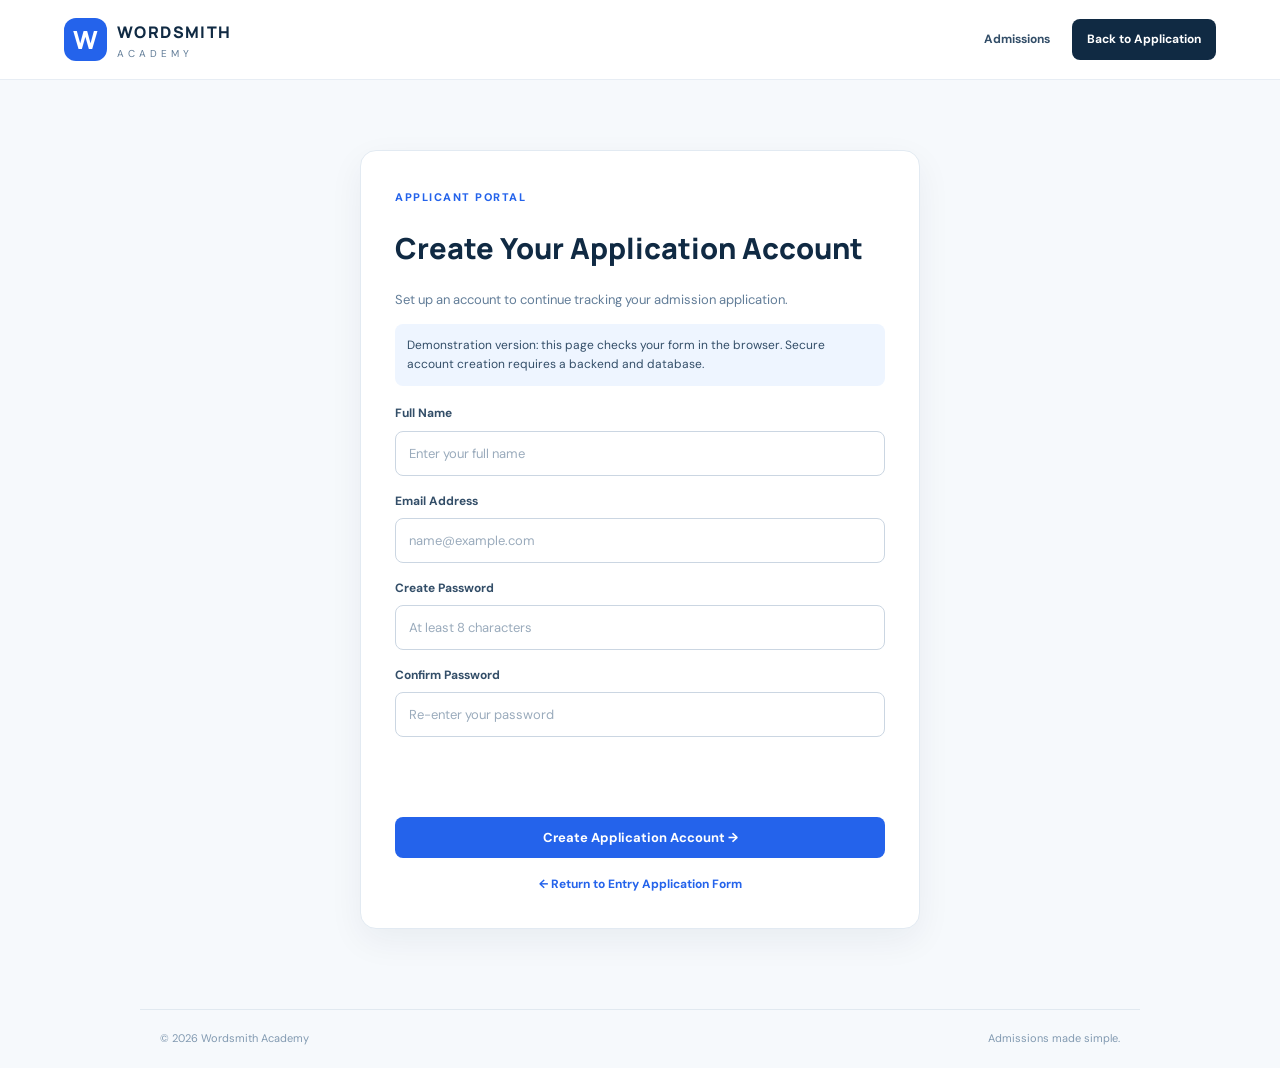
<file: create-account.html>
<!DOCTYPE html>
<html lang="en">

<head>
    <meta charset="UTF-8">
    <meta name="viewport" content="width=device-width, initial-scale=1.0">
    <title>Wordsmith Academy | Create Account</title>
    <link rel="stylesheet" href="register.css">

    <style>
        .account-card {
            max-width: 560px;
            margin: 25px auto;
            padding: 34px;
            background: white;
            border: 1px solid #e2eaf2;
            border-radius: 16px;
            box-shadow: 0 12px 35px rgba(16, 42, 67, 0.06);
        }

        .account-card h1 {
            font: 800 29px/1.2 Manrope, sans-serif;
            color: #102a43;
        }

        .account-card p {
            color: #627d98;
            font-size: 13px;
        }

        .account-card form {
            display: grid;
            gap: 16px;
        }

        .account-card label {
            display: grid;
            gap: 7px;
            font-size: 12px;
            font-weight: 700;
        }

        .account-card .form-actions button {
            width: 100%;
        }

        .notice {
            background: #eef5ff;
            border-radius: 8px;
            padding: 12px;
            font-size: 12px;
            color: #334e68;
            margin-bottom: 18px;
        }

        .back-link {
            text-align: center;
            display: block;
            margin-top: 17px;
            color: #2463eb;
            font-size: 12px;
            text-decoration: none;
            font-weight: 700;
        }

        @media (max-width: 600px) {
            .account-card {
                padding: 24px 17px;
            }
        }
    </style>
</head>

<body>

    <header class="header">
        <a href="index.html" class="brand">
            <span class="logo">W</span>
            <span>
                <strong>WORDSMITH</strong>
                <small>ACADEMY</small>
            </span>
        </a>

        <nav>
            <a href="index.html#application">Admissions</a>
            <a href="index.html" class="navbtn">Back to Application</a>
        </nav>
    </header>

    <main class="container">

        <section class="account-card">
            <span class="eyebrow">APPLICANT PORTAL</span>

            <h1>Create Your Application Account</h1>

            <p>
                Set up an account to continue tracking your admission application.
            </p>

            <div class="notice">
                Demonstration version: this page checks your form in the browser.
                Secure account creation requires a backend and database.
            </div>

            <form id="accountForm" novalidate>

                <label>
                    Full Name
                    <input type="text" id="fullName" name="fullName" autocomplete="name"
                        placeholder="Enter your full name" required>
                </label>

                <label>
                    Email Address
                    <input type="email" id="email" name="email" autocomplete="email" placeholder="name@example.com"
                        required>
                </label>

                <label>
                    Create Password
                    <input type="password" id="password" name="password" minlength="8" autocomplete="new-password"
                        placeholder="At least 8 characters" required>
                </label>

                <label>
                    Confirm Password
                    <input type="password" id="confirmPassword" name="confirmPassword" minlength="8"
                        autocomplete="new-password" placeholder="Re-enter your password" required>
                </label>

                <p id="accountMessage" class="message" role="status"></p>

                <div class="form-actions">
                    <button type="submit" class="primary">
                        Create Application Account →
                    </button>
                </div>

            </form>

            <a href="index.html" class="back-link">
                ← Return to Entry Application Form
            </a>
        </section>

    </main>

    <footer>
        <span>© 2026 Wordsmith Academy</span>
        <span>Admissions made simple.</span>
    </footer>

    <script>
        const accountForm = document.getElementById("accountForm");
        const accountMessage = document.getElementById("accountMessage");

        // Retrieve the application draft from the previous page
        const savedDraft = sessionStorage.getItem(
            "wordsmithApplicationDraft"
        );

        if (savedDraft) {
            const application = JSON.parse(savedDraft);

            document.getElementById("fullName").value = [
                application.firstName,
                application.middleName,
                application.lastName
            ].filter(Boolean).join(" ");

            document.getElementById("email").value =
                application.email || "";
        }

        accountForm.addEventListener("submit", function (event) {
            event.preventDefault();

            accountMessage.textContent = "";
            accountMessage.className = "message";

            if (!accountForm.checkValidity()) {
                accountForm.reportValidity();
                return;
            }

            const password =
                document.getElementById("password").value;

            const confirmPassword =
                document.getElementById("confirmPassword").value;

            if (password !== confirmPassword) {
                accountMessage.textContent =
                    "The passwords do not match. Please try again.";

                accountMessage.classList.add("error");
                return;
            }

            accountMessage.textContent =
                "Form checks passed. Connect this page to your Spring Boot backend to securely create the account.";

            accountMessage.classList.add("success");

            // This demo does not create an account or save the password.
        });
    </script>

</body>

</html>
</file>
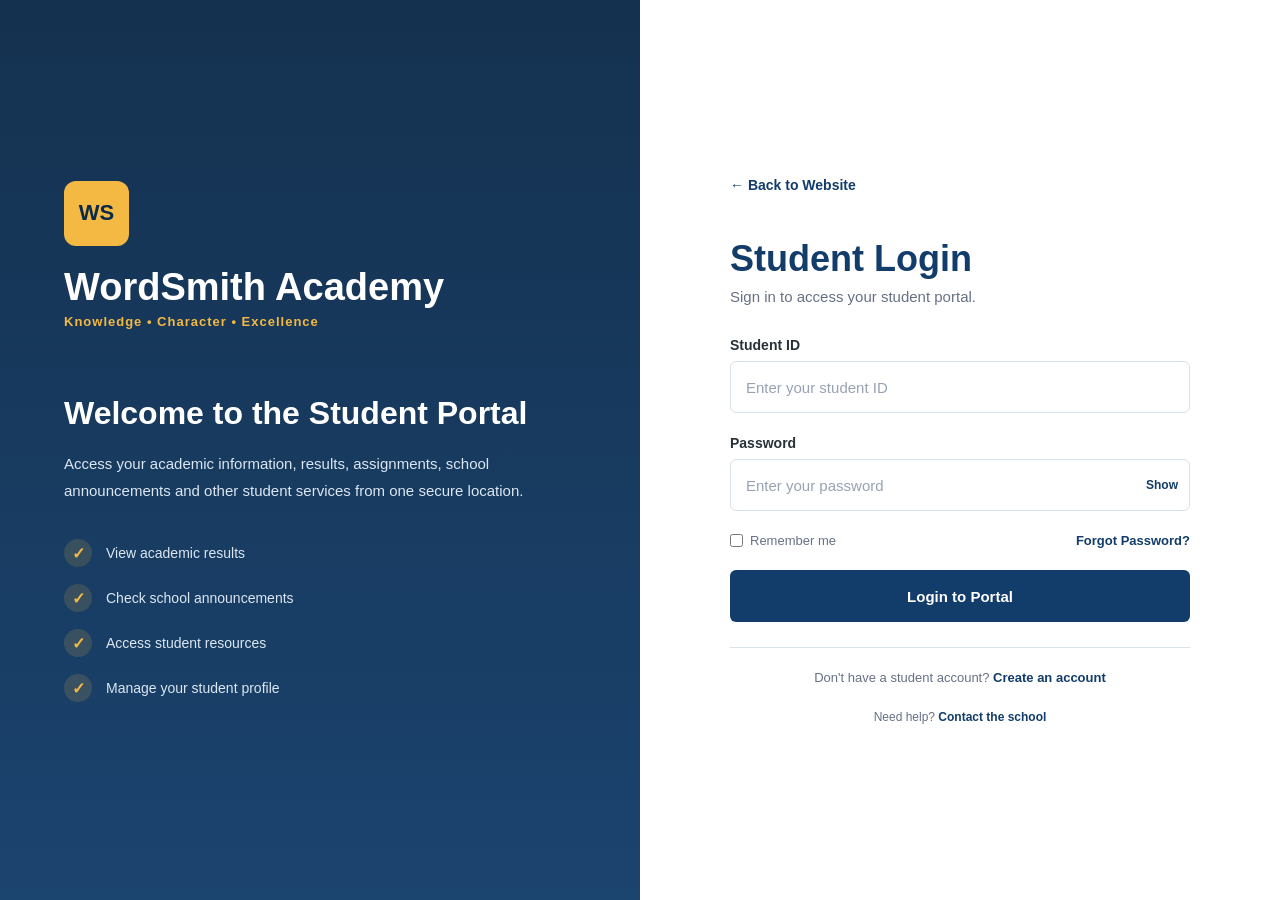
<file: login.html>
<!DOCTYPE html>
<html lang="en">

<head>
    <meta charset="UTF-8">
    <meta name="viewport" content="width=device-width, initial-scale=1.0">
    <meta name="description" content="WordSmith
     Academy Student Portal Login">
    <title>Student Login | Wordsmith Academy</title>

    <link rel="stylesheet" href="login.css">
</head>

<body>

    <div class="login-page">

        <!-- Left Side -->
        <section class="login-info">
            <div class="school-logo">WS</div>

            <h1>WordSmith
                Academy</h1>

            <p class="motto">
                Knowledge • Character • Excellence
            </p>

            <div class="welcome-text">
                <h2>Welcome to the Student Portal</h2>
                <p>
                    Access your academic information, results, assignments,
                    school announcements and other student services from one
                    secure location.
                </p>
            </div>

            <div class="portal-features">
                <div>
                    <span>✓</span>
                    <p>View academic results</p>
                </div>

                <div>
                    <span>✓</span>
                    <p>Check school announcements</p>
                </div>

                <div>
                    <span>✓</span>
                    <p>Access student resources</p>
                </div>

                <div>
                    <span>✓</span>
                    <p>Manage your student profile</p>
                </div>
            </div>
        </section>


        <!-- Login Section -->
        <section class="login-section">

            <div class="login-card">

                <a href="index.html" class="back-home">
                    ← Back to Website
                </a>

                <div class="mobile-logo">
                    <div class="school-logo">GA</div>
                </div>

                <h2>Student Login</h2>

                <p class="login-description">
                    Sign in to access your student portal.
                </p>

                <form id="loginForm">

                    <!-- Student ID -->
                    <div class="input-group">
                        <label for="studentId">Student ID</label>

                        <input type="text" id="studentId" name="studentId" placeholder="Enter your student ID"
                            autocomplete="username" required>
                    </div>


                    <!-- Password -->
                    <div class="input-group">
                        <label for="password">Password</label>

                        <div class="password-container">
                            <input type="password" id="password" name="password" placeholder="Enter your password"
                                autocomplete="current-password" required>

                            <button type="button" id="togglePassword" class="show-password">
                                Show
                            </button>
                        </div>
                    </div>


                    <!-- Options -->
                    <div class="login-options">

                        <label class="remember-me">
                            <input type="checkbox" id="rememberMe">
                            <span>Remember me</span>
                        </label>

                        <a href="#" id="forgotPassword">
                            Forgot Password?
                        </a>

                    </div>


                    <!-- Error / Success Message -->
                    <div id="loginMessage" class="login-message"></div>


                    <!-- Login Button -->
                    <button type="submit" class="login-button" id="loginButton">
                        <span id="buttonText">Login to Portal</span>
                    </button>

                </form>


                <!-- Registration -->
                <div class="register-section">
                    <p>
                        Don't have a student account?
                        <a href="register.html">Create an account</a>
                    </p>
                </div>


                <!-- Help -->
                <div class="login-help">
                    <p>
                        Need help?
                        <a href="index.html#contact">Contact the school</a>
                    </p>
                </div>

            </div>

        </section>

    </div>


    <script>
    loginForm.addEventListener("submit", function (event) {
        event.preventDefault();

        const studentIdValue = studentId.value.trim();
        const passwordValue = password.value.trim();

        loginMessage.className = "login-message";
        loginMessage.textContent = "";

        if (studentIdValue === "") {
            showMessage("Please enter your student ID.", "error");
            studentId.focus();
            return;
        }

        if (passwordValue === "") {
            showMessage("Please enter your password.", "error");
            password.focus();
            return;
        }

        if (passwordValue.length < 6) {
            showMessage(
                "Password must contain at least 6 characters.",
                "error"
            );
            password.focus();
            return;
        }

        // Show loading state
        loginButton.disabled = true;
        buttonText.textContent = "Signing in...";

        // Redirect to Student Portal
        setTimeout(function () {
            window.location.href = "studentportal.html";
        }, 1000);
    });
    </script>

</body>

</html>
</file>
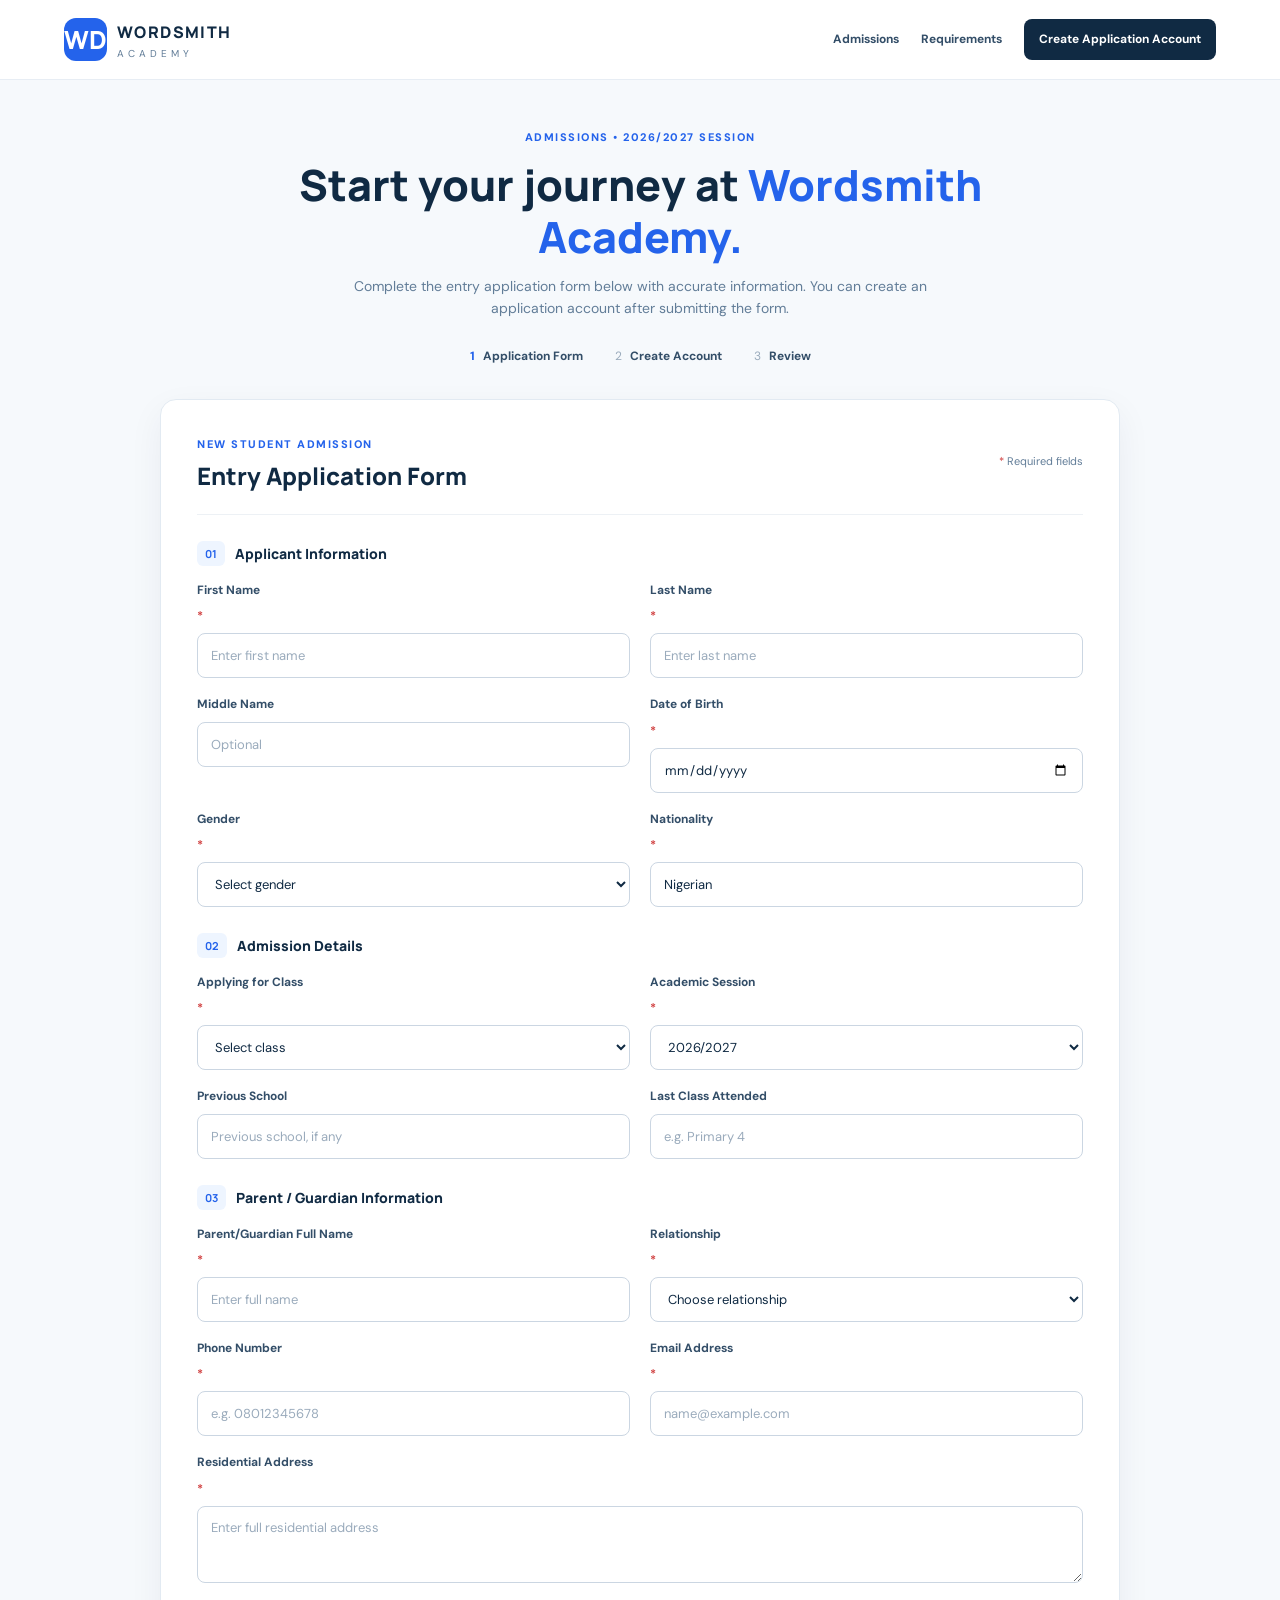
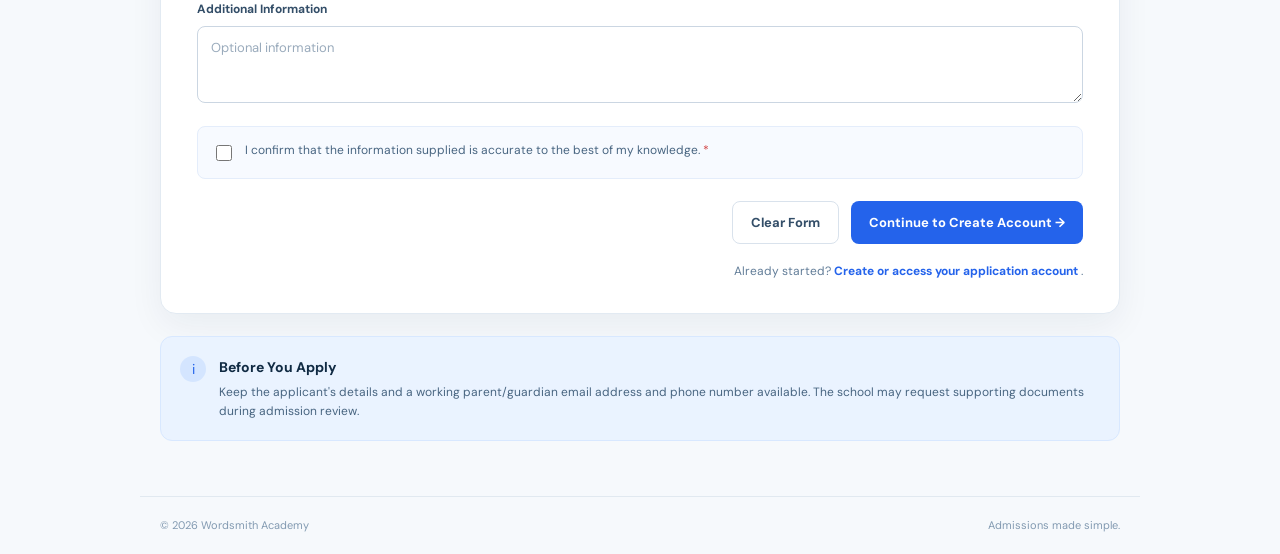
<file: register.html>
<!DOCTYPE html>
<html lang="en">

<head>
    <meta charset="UTF-8">
    <meta name="viewport" content="width=device-width, initial-scale=1.0">
    <title>Wordsmith Academy | Entry Application</title>
    <link rel="stylesheet" href="register.css">
</head>

<body>

    <header class="header">
        <a href="index.html" class="brand">
            <span class="logo">WDS</span>
            <span>
                <strong>WORDSMITH</strong>
                <small>ACADEMY</small>
            </span>
        </a>

        <nav>
            <a href="#application">Admissions</a>
            <a href="#requirements">Requirements</a>
            <a href="create-account.html" class="navbtn">
                Create Application Account
            </a>
        </nav>
    </header>

    <main class="container">

        <section class="intro">
            <span class="eyebrow">ADMISSIONS • 2026/2027 SESSION</span>
            <h1>Start your journey at <em>Wordsmith Academy.</em></h1>
            <p>
                Complete the entry application form below with accurate
                information. You can create an application account after
                submitting the form.
            </p>

            <div class="steps">
                <span class="current">1 <b>Application Form</b></span>
                <span>2 <b>Create Account</b></span>
                <span>3 <b>Review</b></span>
            </div>
        </section>

        <section class="form-card" id="application">

            <div class="form-heading">
                <div>
                    <span class="eyebrow">NEW STUDENT ADMISSION</span>
                    <h2>Entry Application Form</h2>
                </div>
                <small><i>*</i> Required fields</small>
            </div>

            <form id="applicationForm" novalidate>

                <h3><b>01</b> Applicant Information</h3>

                <div class="form-grid">

                    <label>
                        First Name <i>*</i>
                        <input type="text" name="firstName" placeholder="Enter first name" required>
                    </label>

                    <label>
                        Last Name <i>*</i>
                        <input type="text" name="lastName" placeholder="Enter last name" required>
                    </label>

                    <label>
                        Middle Name
                        <input type="text" name="middleName" placeholder="Optional">
                    </label>

                    <label>
                        Date of Birth <i>*</i>
                        <input type="date" name="dob" required>
                    </label>

                    <label>
                        Gender <i>*</i>
                        <select name="gender" required>
                            <option value="">Select gender</option>
                            <option value="Female">Female</option>
                            <option value="Male">Male</option>
                            <option value="Prefer not to say">Prefer not to say</option>
                        </select>
                    </label>

                    <label>
                        Nationality <i>*</i>
                        <input type="text" name="nationality" value="Nigerian" required>
                    </label>

                </div>

                <h3><b>02</b> Admission Details</h3>

                <div class="form-grid">

                    <label>
                        Applying for Class <i>*</i>
                        <select name="classApplying" required>
                            <option value="">Select class</option>
                            <option>Creche</option>
                            <option>Nursery 1</option>
                            <option>Nursery 2</option>
                            <option>Primary 1</option>
                            <option>Primary 2</option>
                            <option>Primary 3</option>
                            <option>Primary 4</option>
                            <option>Primary 5</option>
                            <option>Primary 6</option>
                            <option>JSS 1</option>
                            <option>JSS 2</option>
                            <option>JSS 3</option>
                            <option>SSS 1</option>
                            <option>SSS 2</option>
                            <option>SSS 3</option>
                        </select>
                    </label>

                    <label>
                        Academic Session <i>*</i>
                        <select name="session" required>
                            <option value="2026/2027">2026/2027</option>
                            <option value="2027/2028">2027/2028</option>
                        </select>
                    </label>

                    <label>
                        Previous School
                        <input type="text" name="previousSchool" placeholder="Previous school, if any">
                    </label>

                    <label>
                        Last Class Attended
                        <input type="text" name="lastClass" placeholder="e.g. Primary 4">
                    </label>

                </div>

                <h3><b>03</b> Parent / Guardian Information</h3>

                <div class="form-grid">

                    <label>
                        Parent/Guardian Full Name <i>*</i>
                        <input type="text" name="guardianName" placeholder="Enter full name" required>
                    </label>

                    <label>
                        Relationship <i>*</i>
                        <select name="relationship" required>
                            <option value="">Choose relationship</option>
                            <option>Mother</option>
                            <option>Father</option>
                            <option>Guardian</option>
                            <option>Other</option>
                        </select>
                    </label>

                    <label>
                        Phone Number <i>*</i>
                        <input type="tel" name="phone" placeholder="e.g. 08012345678" required>
                    </label>

                    <label>
                        Email Address <i>*</i>
                        <input type="email" name="email" placeholder="name@example.com" required>
                    </label>

                    <label class="full-width">
                        Residential Address <i>*</i>
                        <textarea name="address" rows="3" placeholder="Enter full residential address"
                            required></textarea>
                    </label>

                    <label class="full-width">
                        Additional Information
                        <textarea name="notes" rows="3" placeholder="Optional information"></textarea>
                    </label>

                </div>

                <label class="consent">
                    <input type="checkbox" name="confirm" required>
                    <span>
                        I confirm that the information supplied is accurate
                        to the best of my knowledge. <i>*</i>
                    </span>
                </label>

                <p id="formMessage" class="message" role="status"></p>

                <div class="form-actions">
                    <button type="reset" class="secondary">
                        Clear Form
                    </button>

                    <button type="submit" class="primary">
                        Continue to Create Account →
                    </button>
                </div>

                <p class="account-link">
                    Already started?
                    <a href="create-account.html">
                        Create or access your application account
                    </a>.
                </p>

            </form>
        </section>

        <aside class="requirements" id="requirements">
            <div class="info-icon">i</div>
            <div>
                <strong>Before You Apply</strong>
                <p>
                    Keep the applicant's details and a working parent/guardian
                    email address and phone number available. The school may
                    request supporting documents during admission review.
                </p>
            </div>
        </aside>

    </main>

    <footer>
        <span>© 2026 Wordsmith Academy</span>
        <span>Admissions made simple.</span>
    </footer>

    <script>
        const form = document.getElementById("applicationForm");
        const message = document.getElementById("formMessage");

        form.addEventListener("submit", function (event) {
            event.preventDefault();

            message.textContent = "";
            message.className = "message";

            // Check that all required fields are completed
            if (!form.checkValidity()) {
                form.reportValidity();

                message.textContent =
                    "Please complete all required fields before continuing.";

                message.classList.add("error");
                return;
            }

            // Collect the application form data
            const application = Object.fromEntries(
                new FormData(form).entries()
            );

            // Temporary demo storage, not a permanent database
            sessionStorage.setItem(
                "wordsmithApplicationDraft",
                JSON.stringify(application)
            );

            // Open the Create Application Account page
            window.location.href = "create-account.html";
        });

        // Clear any previous message when the form is reset
        form.addEventListener("reset", function () {
            message.textContent = "";
            message.className = "message";
        });</script>
</body>

</html>
</file>
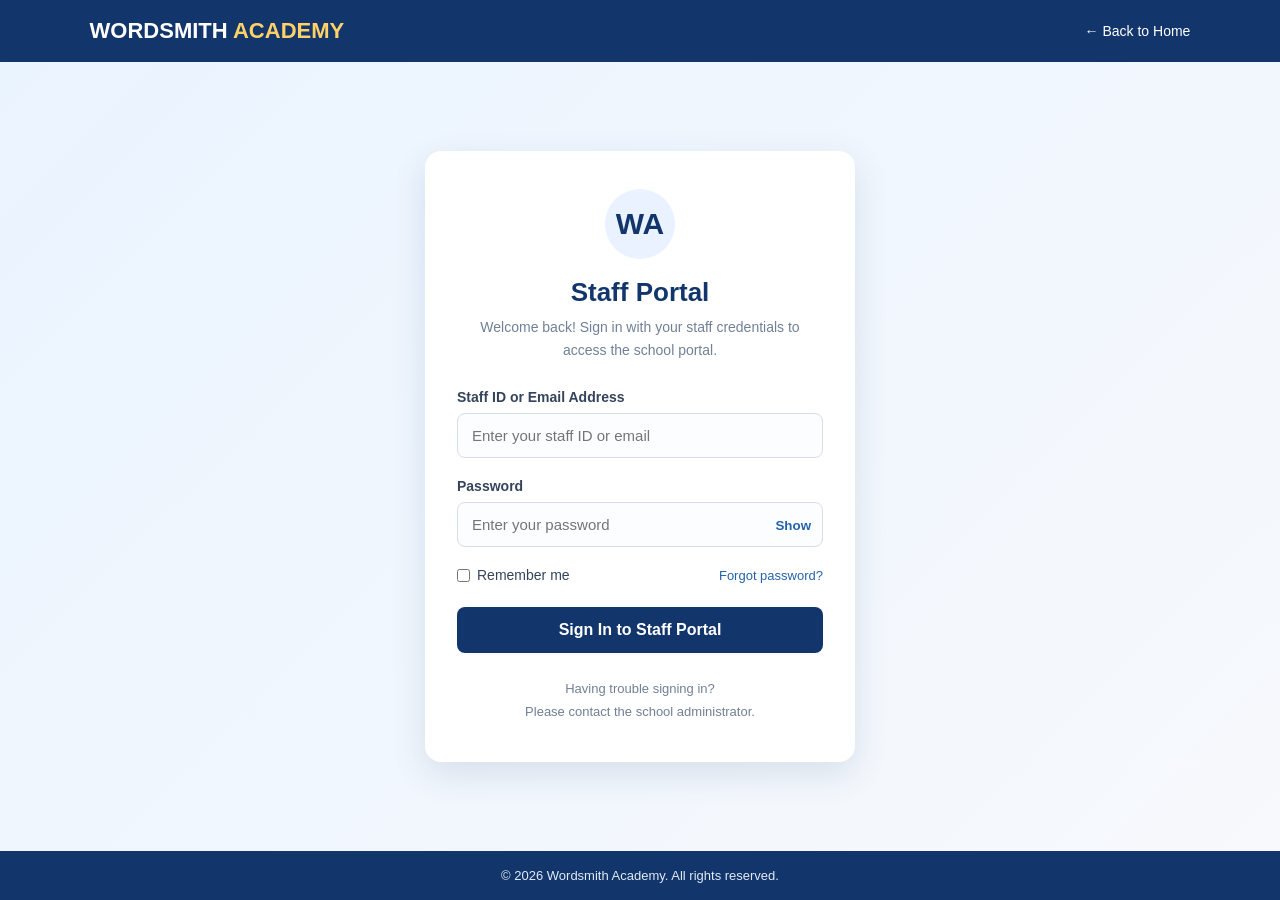
<file: staff-login.html>
<!DOCTYPE html>
<html lang="en">

<head>
    <meta charset="UTF-8">
    <meta name="viewport" content="width=device-width, initial-scale=1.0">
    <title>Staff Portal Login | Wordsmith Academy</title>

    <style>
        * {
            margin: 0;
            padding: 0;
            box-sizing: border-box;
            font-family: Arial, Helvetica, sans-serif;
        }

        body {
            min-height: 100vh;
            background: linear-gradient(135deg, #eaf4ff, #f7f9fc);
            display: flex;
            flex-direction: column;
            color: #263449;
        }

        header {
            background: #12366b;
            color: white;
            padding: 18px 7%;
            display: flex;
            align-items: center;
            justify-content: space-between;
            gap: 15px;
            flex-wrap: wrap;
        }

        .school-name {
            font-size: 22px;
            font-weight: bold;
        }

        .school-name span {
            color: #ffd166;
        }

        header a {
            color: white;
            text-decoration: none;
            font-size: 14px;
        }

        header a:hover {
            color: #ffd166;
        }

        main {
            flex: 1;
            display: flex;
            align-items: center;
            justify-content: center;
            padding: 40px 18px;
        }

        .login-container {
            width: 100%;
            max-width: 430px;
            background: white;
            padding: 38px 32px;
            border-radius: 16px;
            box-shadow: 0 12px 35px rgba(18, 54, 107, 0.12);
        }

        .school-icon {
            width: 70px;
            height: 70px;
            margin: 0 auto 18px;
            border-radius: 50%;
            background: #eaf2ff;
            color: #12366b;
            display: flex;
            align-items: center;
            justify-content: center;
            font-size: 30px;
            font-weight: bold;
        }

        h1 {
            text-align: center;
            color: #12366b;
            font-size: 26px;
            margin-bottom: 8px;
        }

        .subtitle {
            text-align: center;
            color: #718096;
            font-size: 14px;
            line-height: 1.6;
            margin-bottom: 28px;
        }

        .form-group {
            margin-bottom: 20px;
        }

        label {
            display: block;
            font-size: 14px;
            font-weight: bold;
            margin-bottom: 8px;
            color: #34445b;
        }

        input[type="text"],
        input[type="email"],
        input[type="password"] {
            width: 100%;
            padding: 13px 14px;
            border: 1px solid #d5deea;
            border-radius: 8px;
            font-size: 15px;
            outline: none;
            background: #fcfdff;
        }

        input:focus {
            border-color: #2463a9;
            box-shadow: 0 0 0 3px rgba(36, 99, 169, 0.1);
        }

        .password-wrapper {
            position: relative;
        }

        .password-wrapper input {
            padding-right: 65px;
        }

        .toggle-password {
            position: absolute;
            right: 12px;
            top: 50%;
            transform: translateY(-50%);
            border: none;
            background: none;
            color: #2463a9;
            cursor: pointer;
            font-weight: bold;
        }

        .form-options {
            display: flex;
            justify-content: space-between;
            align-items: center;
            gap: 10px;
            margin-bottom: 24px;
            font-size: 13px;
        }

        .remember {
            display: flex;
            align-items: center;
            gap: 7px;
        }

        .remember label {
            margin: 0;
            font-weight: normal;
        }

        .form-options a,
        .support a {
            color: #2463a9;
            text-decoration: none;
        }

        .form-options a:hover,
        .support a:hover {
            text-decoration: underline;
        }

        .login-button {
            width: 100%;
            padding: 14px;
            border: none;
            border-radius: 8px;
            background: #12366b;
            color: white;
            font-size: 16px;
            font-weight: bold;
            cursor: pointer;
            transition: background 0.3s;
        }

        .login-button:hover {
            background: #1d4f91;
        }

        .message {
            display: none;
            margin-top: 16px;
            padding: 12px;
            border-radius: 7px;
            font-size: 13px;
            line-height: 1.5;
        }

        .support {
            text-align: center;
            margin-top: 24px;
            font-size: 13px;
            color: #718096;
            line-height: 1.8;
        }

        footer {
            background: #12366b;
            color: #e2eaf5;
            text-align: center;
            padding: 17px;
            font-size: 13px;
        }

        @media (max-width: 480px) {
            header {
                padding: 16px 5%;
            }

            .school-name {
                font-size: 19px;
            }

            .login-container {
                padding: 30px 22px;
            }

            h1 {
                font-size: 23px;
            }

            .form-options {
                align-items: flex-start;
                flex-direction: column;
            }
        }
    </style>
</head>

<body>

    <header>
        <div class="school-name">WORDSMITH <span>ACADEMY</span></div>
        <a href="index.html">← Back to Home</a>
    </header>

    <main>
        <section class="login-container">

            <div class="school-icon">WA</div>

            <h1>Staff Portal</h1>
            <p class="subtitle">
                Welcome back! Sign in with your staff credentials
                to access the school portal.
            </p>

            <form id="staffLoginForm">

                <div class="form-group">
                    <label for="staffId">Staff ID or Email Address</label>
                    <input type="text" id="staffId" name="staffId" placeholder="Enter your staff ID or email"
                        autocomplete="username" required>
                </div>

                <div class="form-group">
                    <label for="password">Password</label>

                    <div class="password-wrapper">
                        <input type="password" id="password" name="password" placeholder="Enter your password"
                            autocomplete="current-password" required>

                        <button type="button" class="toggle-password" id="togglePassword"
                            aria-label="Show password">Show</button>
                    </div>
                </div>

                <div class="form-options">
                    <div class="remember">
                        <input type="checkbox" id="remember">
                        <label for="remember">Remember me</label>
                    </div>

                    <a href="forgot-password.html">Forgot password?</a>
                </div>

                <button type="submit" class="login-button">
                    Sign In to Staff Portal
                </button>

                <div id="message" class="message" role="status"></div>

            </form>

            <div class="support">
                Having trouble signing in?<br>
                Please contact the school administrator.
            </div>

        </section>
    </main>

    <footer>
        &copy; <span id="year"></span> Wordsmith Academy.
        All rights reserved.
    </footer>

    <script>
        const passwordInput = document.getElementById("password");
        const togglePassword = document.getElementById("togglePassword");
        const loginForm = document.getElementById("staffLoginForm");
        const message = document.getElementById("message");

        document.getElementById("year").textContent =
            new Date().getFullYear();

        togglePassword.addEventListener("click", function () {
            const isPassword = passwordInput.type === "password";

            passwordInput.type = isPassword ? "text" : "password";
            togglePassword.textContent = isPassword ? "Hide" : "Show";
            togglePassword.setAttribute(
                "aria-label",
                isPassword ? "Hide password" : "Show password"
            );
        });

        loginForm.addEventListener("submit", function (event) {
            event.preventDefault();

            message.style.display = "block";
            message.style.background = "#fff4d6";
            message.style.color = "#795500";

            message.textContent =
                "The login form is ready, but staff authentication " +
                "has not been connected yet. Connect it to your " +
                "Spring Boot backend to sign in securely.";
        });
    </script>

</body>

</html>
</file>
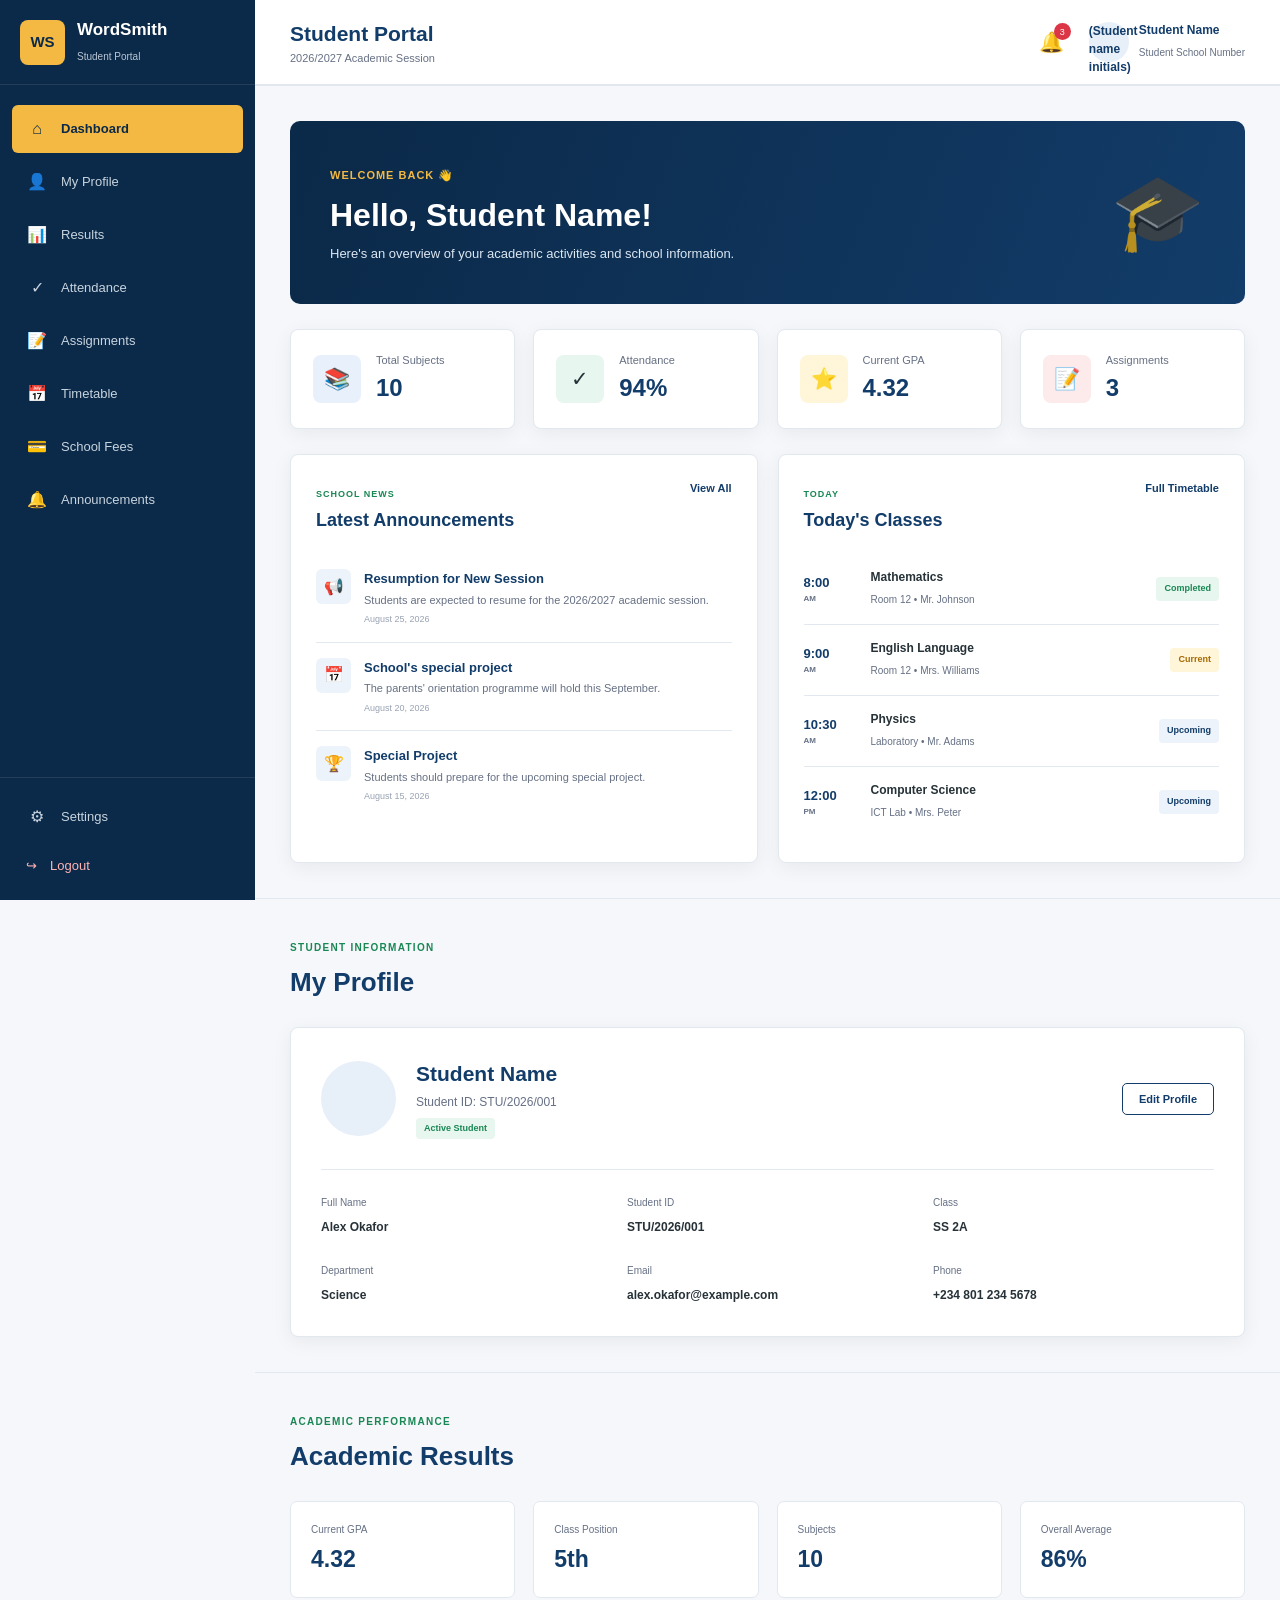
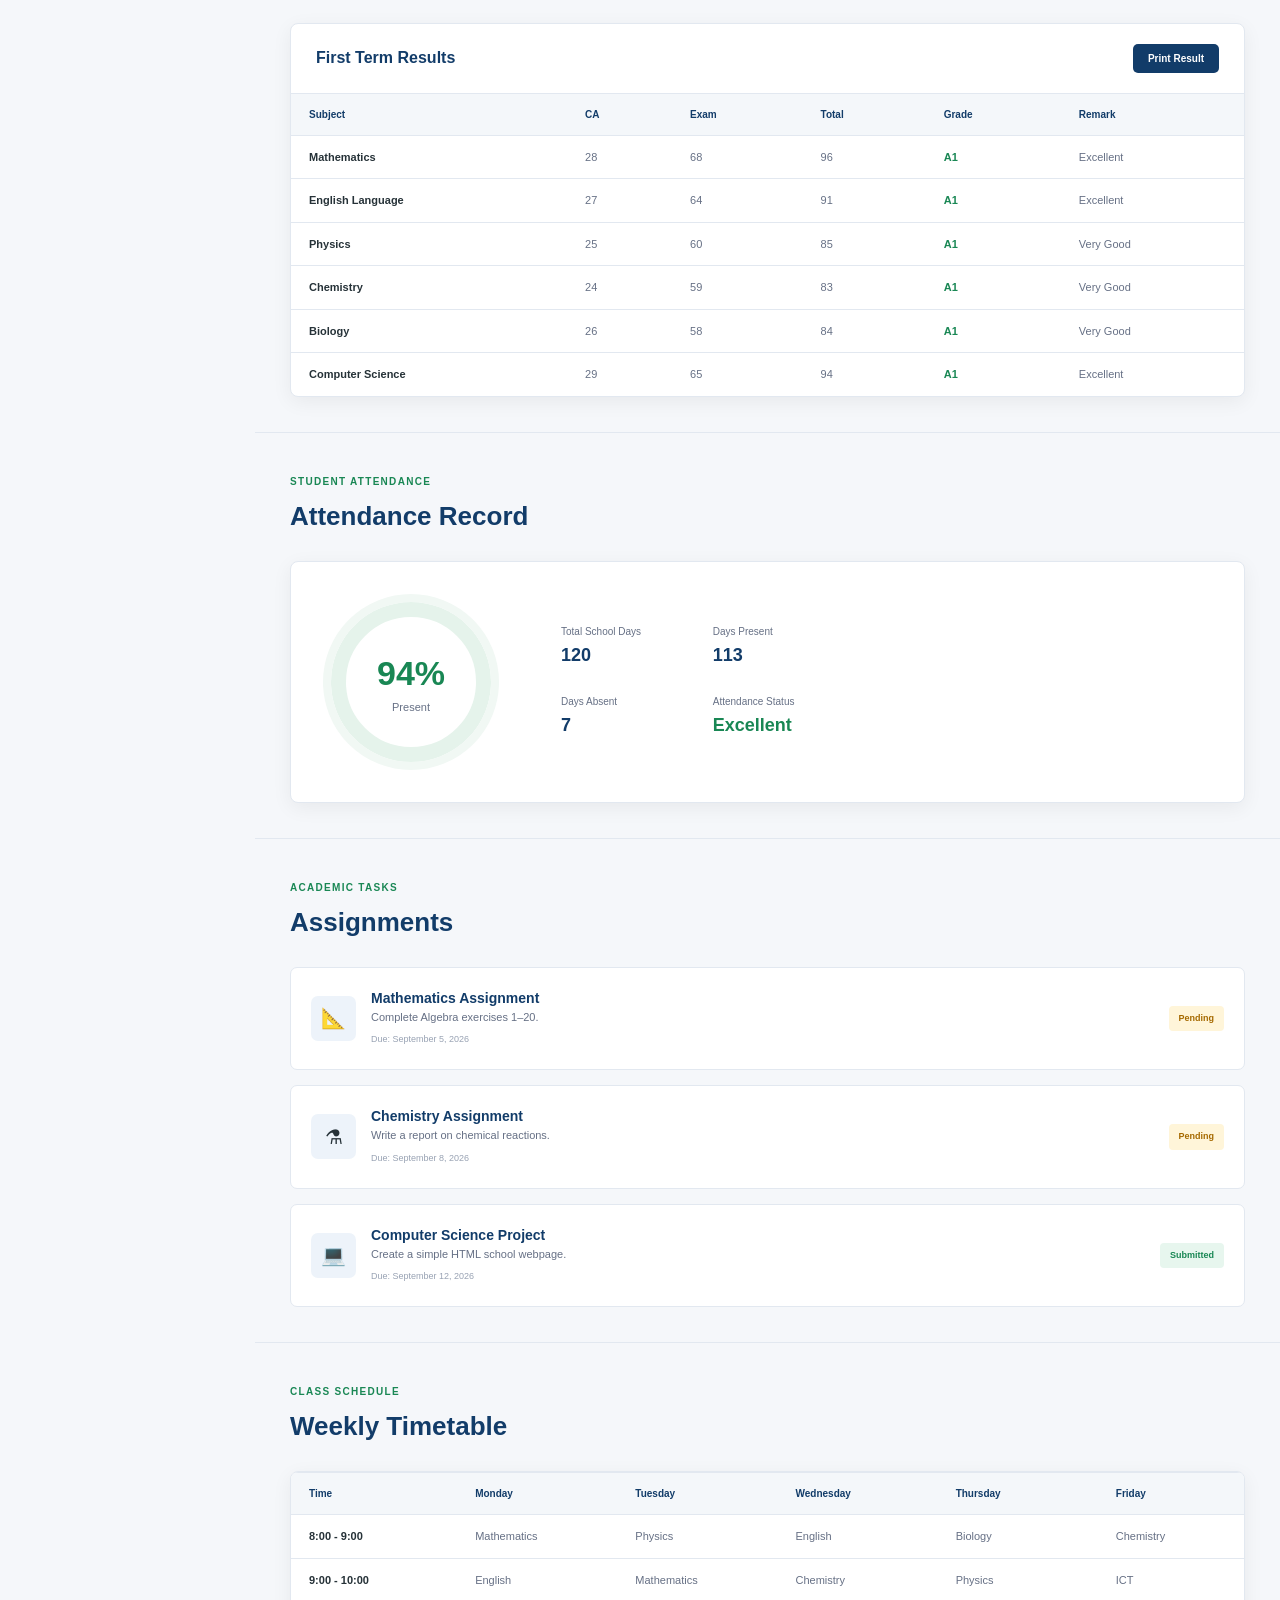
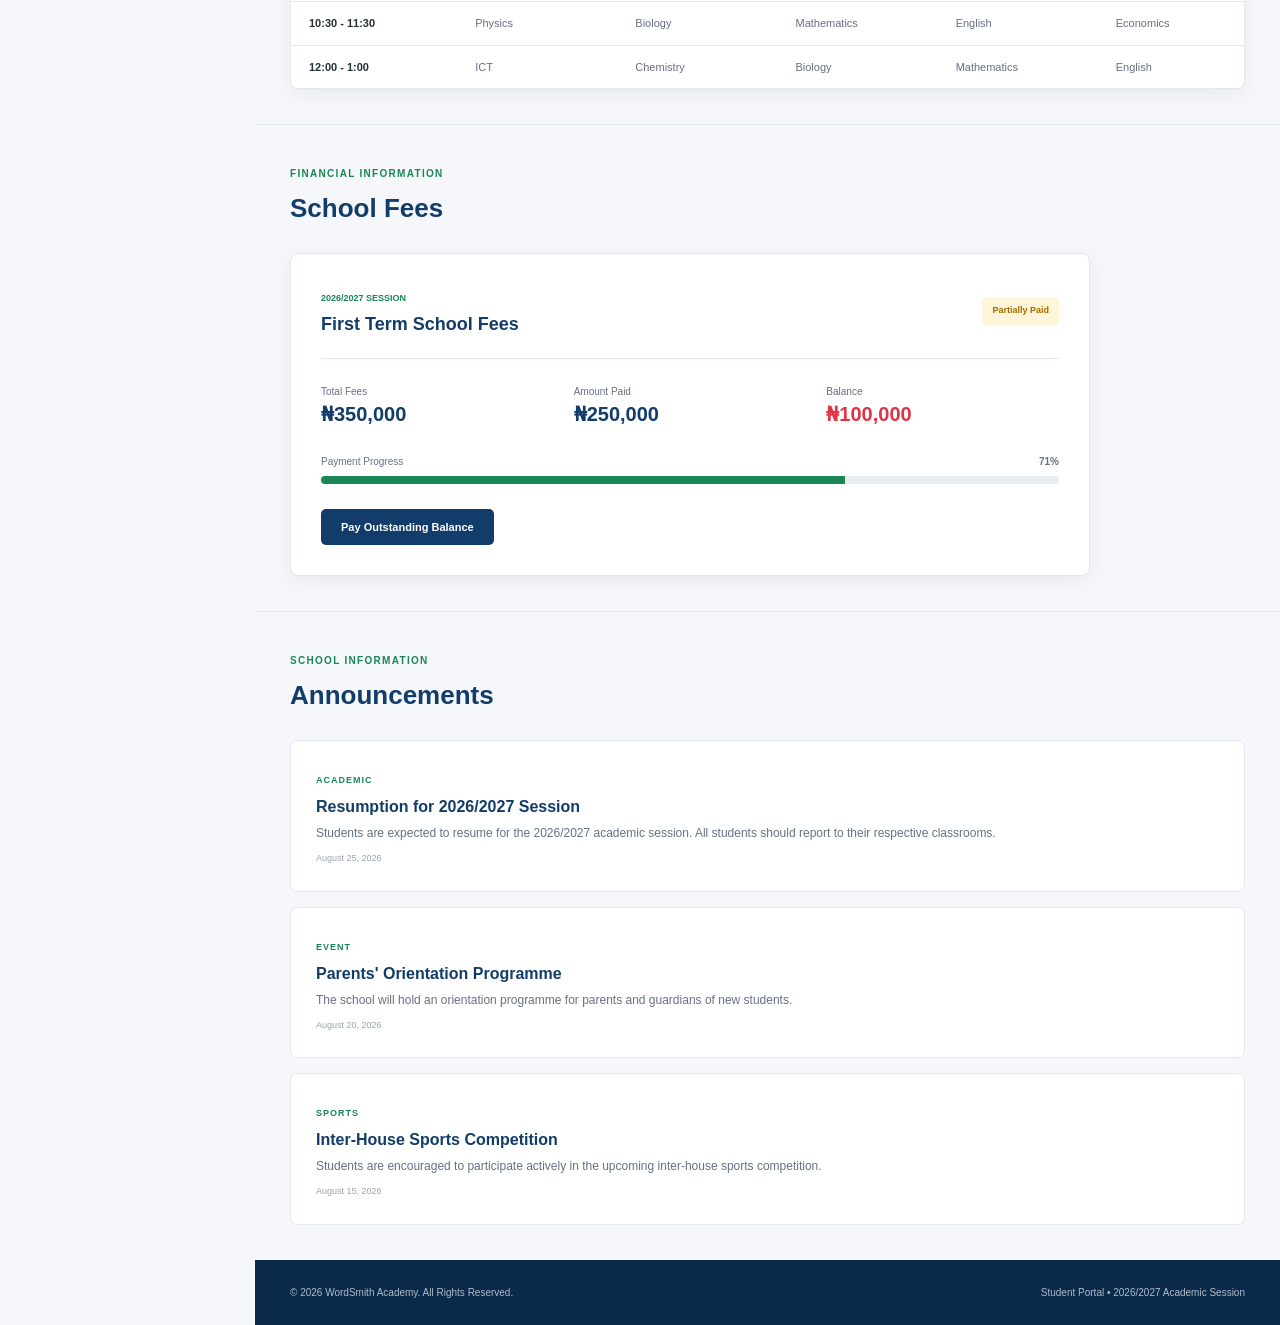
<file: studentportal.html>
<!DOCTYPE html>
<html lang="en">

<head>
    <meta charset="UTF-8">
    <meta name="viewport" content="width=device-width, initial-scale=1.0">

    <meta name="description" content="WordSmith Academy Student Portal">

    <title>Student Portal | WordSmith Academy</title>

    <link rel="stylesheet" href="studentportal.css">
</head>

<body>

    <!-- =========================
         MOBILE OVERLAY
    ========================== -->
    <div class="overlay" id="overlay"></div>


    <!-- =========================
         SIDEBAR
    ========================== -->
    <aside class="sidebar" id="sidebar">

        <div class="sidebar-header">

            <div class="school-logo">
                WS
            </div>

            <div>
                <h2>WordSmith</h2>
                <span>Student Portal</span>
            </div>

        </div>


        <!-- Navigation -->
        <nav class="sidebar-nav">

            <a href="#dashboard" class="nav-link active">
                <span>⌂</span>
                Dashboard
            </a>

            <a href="#profile" class="nav-link">
                <span>👤</span>
                My Profile
            </a>

            <a href="#results" class="nav-link">
                <span>📊</span>
                Results
            </a>

            <a href="#attendance" class="nav-link">
                <span>✓</span>
                Attendance
            </a>

            <a href="#assignments" class="nav-link">
                <span>📝</span>
                Assignments
            </a>

            <a href="#timetable" class="nav-link">
                <span>📅</span>
                Timetable
            </a>

            <a href="#fees" class="nav-link">
                <span>💳</span>
                School Fees
            </a>

            <a href="#announcements" class="nav-link">
                <span>🔔</span>
                Announcements
            </a>

        </nav>


        <!-- Sidebar Bottom -->
        <div class="sidebar-bottom">

            <a href="#settings" class="nav-link">
                <span>⚙</span>
                Settings
            </a>

            <button class="logout-btn" id="logoutBtn">
                <span>↪</span>
                Logout
            </button>

        </div>

    </aside>


    <!-- =========================
         MAIN CONTENT
    ========================== -->
    <main class="main-content">

        <!-- Top Header -->
        <header class="top-header">

            <button class="menu-btn" id="menuBtn" aria-label="Open menu">
                ☰
            </button>


            <div class="header-title">
                <h1>Student Portal</h1>
                <p>2026/2027 Academic Session</p>
            </div>


            <div class="header-right">

                <button class="notification-btn" id="notificationBtn">
                    🔔
                    <span class="notification-count">3</span>
                </button>

                <div class="student-mini-profile">

                    <div class="avatar">
                       (Student name initials)
                    </div>

                    <div>
                        <strong>Student Name</strong>
                        <small>Student School Number</small>
                    </div>

                </div>

            </div>

        </header>


        <!-- =========================
             DASHBOARD
        ========================== -->
        <section class="page-section" id="dashboard">

            <div class="welcome-banner">

                <div>
                    <span>WELCOME BACK 👋</span>

                    <h2>Hello, Student Name!</h2>

                    <p>
                        Here's an overview of your academic activities
                        and school information.
                    </p>
                </div>

                <div class="banner-icon">
                    🎓
                </div>

            </div>


            <!-- Statistics -->
            <div class="stats-grid">

                <div class="stat-card">

                    <div class="stat-icon blue">
                        📚
                    </div>

                    <div>
                        <span>Total Subjects</span>
                        <strong>10</strong>
                    </div>

                </div>


                <div class="stat-card">

                    <div class="stat-icon green">
                        ✓
                    </div>

                    <div>
                        <span>Attendance</span>
                        <strong>94%</strong>
                    </div>

                </div>


                <div class="stat-card">

                    <div class="stat-icon yellow">
                        ⭐
                    </div>

                    <div>
                        <span>Current GPA</span>
                        <strong>4.32</strong>
                    </div>

                </div>


                <div class="stat-card">

                    <div class="stat-icon red">
                        📝
                    </div>

                    <div>
                        <span>Assignments</span>
                        <strong>3</strong>
                    </div>

                </div>

            </div>


            <!-- Dashboard Grid -->
            <div class="dashboard-grid">

                <!-- Announcements -->
                <div class="dashboard-card">

                    <div class="card-heading">
                        <div>
                            <span class="card-label">
                                SCHOOL NEWS
                            </span>

                            <h3>Latest Announcements</h3>
                        </div>

                        <a href="#announcements">
                            View All
                        </a>
                    </div>


                    <div class="announcement-item">

                        <div class="announcement-icon">
                            📢
                        </div>

                        <div>
                            <h4>Resumption for New Session</h4>

                            <p>
                                Students are expected to resume for
                                the 2026/2027 academic session.
                            </p>

                            <small>
                                August 25, 2026
                            </small>
                        </div>

                    </div>


                    <div class="announcement-item">

                        <div class="announcement-icon">
                            📅
                        </div>

                        <div>
                            <h4>School's special project</h4>

                            <p>
                                The parents' orientation programme
                                will hold this September.
                            </p>

                            <small>
                                August 20, 2026
                            </small>
                        </div>

                    </div>


                    <div class="announcement-item">

                        <div class="announcement-icon">
                            🏆
                        </div>

                        <div>
                            <h4>Special Project</h4>

                            <p>
                                Students should prepare for the
                                upcoming special project. 
                                <!-- (put school special project details here) -->
                            </p>

                            <small>
                                August 15, 2026
                            </small>
                        </div>

                    </div>

                </div>


                <!-- Today's Classes -->
                <div class="dashboard-card">

                    <div class="card-heading">

                        <div>
                            <span class="card-label">
                                TODAY
                            </span>

                            <h3>Today's Classes</h3>
                        </div>

                        <a href="#timetable">
                            Full Timetable
                        </a>

                    </div>


                    <div class="class-item">

                        <div class="class-time">
                            8:00
                            <small>AM</small>
                        </div>

                        <div class="class-info">
                            <strong>Mathematics</strong>
                            <span>Room 12 • Mr. Johnson</span>
                        </div>

                        <span class="class-status">
                            Completed
                        </span>

                    </div>


                    <div class="class-item">

                        <div class="class-time">
                            9:00
                            <small>AM</small>
                        </div>

                        <div class="class-info">
                            <strong>English Language</strong>
                            <span>Room 12 • Mrs. Williams</span>
                        </div>

                        <span class="class-status current">
                            Current
                        </span>

                    </div>


                    <div class="class-item">

                        <div class="class-time">
                            10:30
                            <small>AM</small>
                        </div>

                        <div class="class-info">
                            <strong>Physics</strong>
                            <span>Laboratory • Mr. Adams</span>
                        </div>

                        <span class="class-status upcoming">
                            Upcoming
                        </span>

                    </div>


                    <div class="class-item">

                        <div class="class-time">
                            12:00
                            <small>PM</small>
                        </div>

                        <div class="class-info">
                            <strong>Computer Science</strong>
                            <span>ICT Lab • Mrs. Peter</span>
                        </div>

                        <span class="class-status upcoming">
                            Upcoming
                        </span>

                    </div>

                </div>

            </div>

        </section>


        <!-- =========================
             PROFILE
        ========================== -->
        <section class="page-section" id="profile">

            <div class="section-title">
                <span>STUDENT INFORMATION</span>
                <h2>My Profile</h2>
            </div>

            <div class="profile-card">

                <div class="profile-header">

                    <div class="large-avatar">
                        
                    </div>

                    <div>
                        <h2>Student Name</h2>
                        <p>Student ID: STU/2026/001</p>
                        <span class="active-badge">
                            Active Student
                        </span>
                    </div>

                    <button class="edit-btn">
                        Edit Profile
                    </button>

                </div>


                <div class="profile-details">

                    <div>
                        <span>Full Name</span>
                        <strong>Alex Okafor</strong>
                    </div>

                    <div>
                        <span>Student ID</span>
                        <strong>STU/2026/001</strong>
                    </div>

                    <div>
                        <span>Class</span>
                        <strong>SS 2A</strong>
                    </div>

                    <div>
                        <span>Department</span>
                        <strong>Science</strong>
                    </div>

                    <div>
                        <span>Email</span>
                        <strong>alex.okafor@example.com</strong>
                    </div>

                    <div>
                        <span>Phone</span>
                        <strong>+234 801 234 5678</strong>
                    </div>

                </div>

            </div>

        </section>


        <!-- =========================
             RESULTS
        ========================== -->
        <section class="page-section" id="results">

            <div class="section-title">
                <span>ACADEMIC PERFORMANCE</span>
                <h2>Academic Results</h2>
            </div>


            <div class="result-summary">

                <div>
                    <span>Current GPA</span>
                    <strong>4.32</strong>
                </div>

                <div>
                    <span>Class Position</span>
                    <strong>5th</strong>
                </div>

                <div>
                    <span>Subjects</span>
                    <strong>10</strong>
                </div>

                <div>
                    <span>Overall Average</span>
                    <strong>86%</strong>
                </div>

            </div>


            <div class="table-card">

                <div class="table-header">
                    <h3>First Term Results</h3>

                    <button class="download-btn" onclick="window.print()">
                        Print Result
                    </button>
                </div>


                <div class="table-container">

                    <table>

                        <thead>
                            <tr>
                                <th>Subject</th>
                                <th>CA</th>
                                <th>Exam</th>
                                <th>Total</th>
                                <th>Grade</th>
                                <th>Remark</th>
                            </tr>
                        </thead>

                        <tbody>

                            <tr>
                                <td>Mathematics</td>
                                <td>28</td>
                                <td>68</td>
                                <td>96</td>
                                <td><b>A1</b></td>
                                <td>Excellent</td>
                            </tr>

                            <tr>
                                <td>English Language</td>
                                <td>27</td>
                                <td>64</td>
                                <td>91</td>
                                <td><b>A1</b></td>
                                <td>Excellent</td>
                            </tr>

                            <tr>
                                <td>Physics</td>
                                <td>25</td>
                                <td>60</td>
                                <td>85</td>
                                <td><b>A1</b></td>
                                <td>Very Good</td>
                            </tr>

                            <tr>
                                <td>Chemistry</td>
                                <td>24</td>
                                <td>59</td>
                                <td>83</td>
                                <td><b>A1</b></td>
                                <td>Very Good</td>
                            </tr>

                            <tr>
                                <td>Biology</td>
                                <td>26</td>
                                <td>58</td>
                                <td>84</td>
                                <td><b>A1</b></td>
                                <td>Very Good</td>
                            </tr>

                            <tr>
                                <td>Computer Science</td>
                                <td>29</td>
                                <td>65</td>
                                <td>94</td>
                                <td><b>A1</b></td>
                                <td>Excellent</td>
                            </tr>

                        </tbody>

                    </table>

                </div>

            </div>

        </section>


        <!-- =========================
             ATTENDANCE
        ========================== -->
        <section class="page-section" id="attendance">

            <div class="section-title">
                <span>STUDENT ATTENDANCE</span>
                <h2>Attendance Record</h2>
            </div>


            <div class="attendance-card">

                <div class="attendance-circle">
                    <strong>94%</strong>
                    <span>Present</span>
                </div>

                <div class="attendance-info">

                    <div>
                        <span>Total School Days</span>
                        <strong>120</strong>
                    </div>

                    <div>
                        <span>Days Present</span>
                        <strong>113</strong>
                    </div>

                    <div>
                        <span>Days Absent</span>
                        <strong>7</strong>
                    </div>

                    <div>
                        <span>Attendance Status</span>
                        <strong class="good">
                            Excellent
                        </strong>
                    </div>

                </div>

            </div>

        </section>


        <!-- =========================
             ASSIGNMENTS
        ========================== -->
        <section class="page-section" id="assignments">

            <div class="section-title">
                <span>ACADEMIC TASKS</span>
                <h2>Assignments</h2>
            </div>


            <div class="assignment-list">

                <div class="assignment-card">

                    <div class="assignment-icon">
                        📐
                    </div>

                    <div class="assignment-content">
                        <h3>Mathematics Assignment</h3>
                        <p>Complete Algebra exercises 1–20.</p>
                        <small>Due: September 5, 2026</small>
                    </div>

                    <span class="assignment-status pending">
                        Pending
                    </span>

                </div>


                <div class="assignment-card">

                    <div class="assignment-icon">
                        ⚗
                    </div>

                    <div class="assignment-content">
                        <h3>Chemistry Assignment</h3>
                        <p>Write a report on chemical reactions.</p>
                        <small>Due: September 8, 2026</small>
                    </div>

                    <span class="assignment-status pending">
                        Pending
                    </span>

                </div>


                <div class="assignment-card">

                    <div class="assignment-icon">
                        💻
                    </div>

                    <div class="assignment-content">
                        <h3>Computer Science Project</h3>
                        <p>Create a simple HTML school webpage.</p>
                        <small>Due: September 12, 2026</small>
                    </div>

                    <span class="assignment-status submitted">
                        Submitted
                    </span>

                </div>

            </div>

        </section>


        <!-- =========================
             TIMETABLE
        ========================== -->
        <section class="page-section" id="timetable">

            <div class="section-title">
                <span>CLASS SCHEDULE</span>
                <h2>Weekly Timetable</h2>
            </div>


            <div class="table-card">

                <div class="table-container">

                    <table>

                        <thead>
                            <tr>
                                <th>Time</th>
                                <th>Monday</th>
                                <th>Tuesday</th>
                                <th>Wednesday</th>
                                <th>Thursday</th>
                                <th>Friday</th>
                            </tr>
                        </thead>

                        <tbody>

                            <tr>
                                <td>8:00 - 9:00</td>
                                <td>Mathematics</td>
                                <td>Physics</td>
                                <td>English</td>
                                <td>Biology</td>
                                <td>Chemistry</td>
                            </tr>

                            <tr>
                                <td>9:00 - 10:00</td>
                                <td>English</td>
                                <td>Mathematics</td>
                                <td>Chemistry</td>
                                <td>Physics</td>
                                <td>ICT</td>
                            </tr>

                            <tr>
                                <td>10:30 - 11:30</td>
                                <td>Physics</td>
                                <td>Biology</td>
                                <td>Mathematics</td>
                                <td>English</td>
                                <td>Economics</td>
                            </tr>

                            <tr>
                                <td>12:00 - 1:00</td>
                                <td>ICT</td>
                                <td>Chemistry</td>
                                <td>Biology</td>
                                <td>Mathematics</td>
                                <td>English</td>
                            </tr>

                        </tbody>

                    </table>

                </div>

            </div>

        </section>


        <!-- =========================
             SCHOOL FEES
        ========================== -->
        <section class="page-section" id="fees">

            <div class="section-title">
                <span>FINANCIAL INFORMATION</span>
                <h2>School Fees</h2>
            </div>


            <div class="fee-card">

                <div class="fee-header">
                    <div>
                        <span>2026/2027 SESSION</span>
                        <h3>First Term School Fees</h3>
                    </div>

                    <span class="fee-status">
                        Partially Paid
                    </span>
                </div>


                <div class="fee-details">

                    <div>
                        <span>Total Fees</span>
                        <strong>₦350,000</strong>
                    </div>

                    <div>
                        <span>Amount Paid</span>
                        <strong>₦250,000</strong>
                    </div>

                    <div>
                        <span>Balance</span>
                        <strong class="balance">
                            ₦100,000
                        </strong>
                    </div>

                </div>


                <div class="fee-progress">

                    <div class="progress-label">
                        <span>Payment Progress</span>
                        <strong>71%</strong>
                    </div>

                    <div class="progress">
                        <span></span>
                    </div>

                </div>


                <button class="pay-btn" onclick="alert('Online payment gateway will be connected here.')">
                    Pay Outstanding Balance
                </button>

            </div>

        </section>


        <!-- =========================
             ANNOUNCEMENTS
        ========================== -->
        <section class="page-section" id="announcements">

            <div class="section-title">
                <span>SCHOOL INFORMATION</span>
                <h2>Announcements</h2>
            </div>


            <div class="announcement-full-list">

                <article>
                    <span class="announcement-category">
                        ACADEMIC
                    </span>

                    <h3>
                        Resumption for 2026/2027 Session
                    </h3>

                    <p>
                        Students are expected to resume for the
                        2026/2027 academic session. All students
                        should report to their respective classrooms.
                    </p>

                    <small>
                        August 25, 2026
                    </small>
                </article>


                <article>
                    <span class="announcement-category">
                        EVENT
                    </span>

                    <h3>
                        Parents' Orientation Programme
                    </h3>

                    <p>
                        The school will hold an orientation programme
                        for parents and guardians of new students.
                    </p>

                    <small>
                        August 20, 2026
                    </small>
                </article>


                <article>
                    <span class="announcement-category">
                        SPORTS
                    </span>

                    <h3>
                        Inter-House Sports Competition
                    </h3>

                    <p>
                        Students are encouraged to participate actively
                        in the upcoming inter-house sports competition.
                    </p>

                    <small>
                        August 15, 2026
                    </small>
                </article>

            </div>

        </section>


        <!-- Footer -->
        <footer class="portal-footer">

            <p>
                © 2026 WordSmith Academy.
                All Rights Reserved.
            </p>

            <p>
                Student Portal • 2026/2027 Academic Session
            </p>

        </footer>

    </main>


    <!-- =========================
         JAVASCRIPT
    ========================== -->
    <script>

        const menuBtn =
            document.getElementById("menuBtn");

        const sidebar =
            document.getElementById("sidebar");

        const overlay =
            document.getElementById("overlay");

        const logoutBtn =
            document.getElementById("logoutBtn");

        const notificationBtn =
            document.getElementById("notificationBtn");


        /* Open mobile sidebar */

        menuBtn.addEventListener("click", function () {

            sidebar.classList.add("show");

            overlay.classList.add("show");

        });


        /* Close mobile sidebar */

        overlay.addEventListener("click", function () {

            sidebar.classList.remove("show");

            overlay.classList.remove("show");

        });


        /* Navigation */

        const navLinks =
            document.querySelectorAll(".nav-link");


        navLinks.forEach(function (link) {

            link.addEventListener("click", function () {

                navLinks.forEach(function (item) {
                    item.classList.remove("active");
                });

                if (link.tagName === "A") {
                    link.classList.add("active");
                }

                sidebar.classList.remove("show");
                overlay.classList.remove("show");

            });

        });


        /* Notification */

        notificationBtn.addEventListener("click", function () {

            alert(
                "You have 3 new school notifications."
            );

        });


        /* Logout */

        logoutBtn.addEventListener("click", function () {

            const confirmLogout =
                confirm(
                    "Are you sure you want to logout?"
                );

            if (confirmLogout) {

                window.location.href =
                    "login.html";

            }

        });

    </script>

</body>

</html>
</file>
<file: register.css>
@import url('https://fonts.googleapis.com/css2?family=DM+Sans:wght@400;500;600;700&family=Manrope:wght@400;600;700;800&display=swap');

:root {
    --navy: #102a43;
    --blue: #2463eb;
    --ink: #334e68;
    --muted: #627d98;
    --line: #d9e2ec;
    --bg: #f6f9fc;
}

* {
    box-sizing: border-box;
}

body {
    margin: 0;
    background: var(--bg);
    color: var(--ink);
    font: 14px/1.6 'DM Sans', sans-serif;
}

.header {
    background: #fff;
    min-height: 80px;
    padding: 14px max(5%, calc((100% - 1180px) / 2));
    display: flex;
    align-items: center;
    justify-content: space-between;
    gap: 20px;
    border-bottom: 1px solid #e7edf4;
}

.brand {
    display: flex;
    align-items: center;
    gap: 10px;
    color: var(--navy);
    text-decoration: none;
    line-height: 1.1;
}

.logo {
    width: 43px;
    height: 43px;
    border-radius: 12px;
    background: var(--blue);
    color: white;
    display: grid;
    place-items: center;
    font: 800 25px Manrope;
}

.brand strong,
.brand small {
    display: block;
}

.brand strong {
    font: 800 16px Manrope;
    letter-spacing: 1.4px;
}

.brand small {
    margin-top: 5px;
    letter-spacing: 4px;
    font-size: 10px;
    color: var(--muted);
}

nav {
    display: flex;
    align-items: center;
    gap: 22px;
    flex-wrap: wrap;
}

nav a {
    font-size: 12px;
    font-weight: 700;
    text-decoration: none;
    color: var(--ink);
}

nav a:hover {
    color: var(--blue);
}

.navbtn {
    background: var(--navy);
    color: white;
    padding: 11px 15px;
    border-radius: 8px;
}

.container {
    max-width: 1000px;
    margin: auto;
    padding: 45px 20px 55px;
}

.intro {
    text-align: center;
    max-width: 720px;
    margin: 0 auto 32px;
}

.eyebrow {
    color: var(--blue);
    font-size: 11px;
    font-weight: 800;
    letter-spacing: 1.5px;
}

.intro h1 {
    font: 800 clamp(30px, 4vw, 43px)/1.2 Manrope;
    color: var(--navy);
    margin: 12px 0;
}

.intro h1 em {
    color: var(--blue);
    font-style: normal;
}

.intro>p {
    color: var(--muted);
    max-width: 640px;
    margin: auto;
}

.steps {
    display: flex;
    justify-content: center;
    gap: 32px;
    margin: 28px auto 0;
    color: #9aabbc;
    font-size: 12px;
}

.steps span {
    display: flex;
    align-items: center;
    gap: 8px;
}

.steps b {
    color: var(--ink);
}

.steps .current {
    color: var(--blue);
    font-weight: 800;
}

.form-card {
    background: #fff;
    border: 1px solid #e2eaf2;
    border-radius: 16px;
    box-shadow: 0 12px 35px rgba(16, 42, 67, 0.06);
    padding: 32px 36px;
}

.form-heading {
    display: flex;
    align-items: center;
    justify-content: space-between;
    gap: 15px;
    padding-bottom: 22px;
    border-bottom: 1px solid #edf1f5;
}

.form-heading h2 {
    font: 800 24px Manrope;
    color: var(--navy);
    margin: 5px 0 0;
}

.form-heading small {
    font-size: 11px;
    color: var(--muted);
}

i {
    color: #d14343;
    font-style: normal;
}

h3 {
    display: flex;
    align-items: center;
    gap: 10px;
    margin: 26px 0 15px;
    font: 800 14px Manrope;
    color: var(--navy);
}

h3 b {
    background: #eef5ff;
    color: var(--blue);
    border-radius: 6px;
    padding: 5px 8px;
    font-size: 11px;
}

.form-grid {
    display: grid;
    grid-template-columns: repeat(2, minmax(0, 1fr));
    gap: 17px 20px;
}

.form-grid label {
    display: flex;
    flex-direction: column;
    gap: 7px;
    font-size: 12px;
    font-weight: 700;
    color: var(--ink);
}

input,
select,
textarea {
    width: 100%;
    border: 1px solid #cbd6e2;
    background: white;
    border-radius: 8px;
    padding: 12px 13px;
    font: 400 13px 'DM Sans', sans-serif;
    color: var(--navy);
    outline: none;
}

input,
select {
    min-height: 45px;
}

textarea {
    resize: vertical;
}

input:focus,
select:focus,
textarea:focus {
    border-color: var(--blue);
    box-shadow: 0 0 0 3px rgba(36, 99, 235, 0.1);
}

input::placeholder,
textarea::placeholder {
    color: #9aabbc;
}

.full-width {
    grid-column: 1 / -1;
}

.consent {
    display: flex;
    align-items: flex-start;
    gap: 10px;
    margin-top: 23px;
    padding: 14px;
    background: #f7faff;
    border: 1px solid #e4edfb;
    border-radius: 8px;
    font-size: 12px;
    color: #486581;
}

.consent input {
    width: 16px;
    min-height: 16px;
    margin-top: 4px;
    accent-color: var(--blue);
    flex-shrink: 0;
}

.message {
    font-size: 13px;
}

.message.error {
    color: #b42318;
}

.message.success {
    color: #18794e;
}

.form-actions {
    display: flex;
    justify-content: flex-end;
    gap: 12px;
    margin-top: 22px;
}

.form-actions button {
    border-radius: 8px;
    padding: 12px 18px;
    font: 700 13px 'DM Sans', sans-serif;
    cursor: pointer;
}

.primary {
    border: 0;
    background: var(--blue);
    color: white;
}

.primary:hover {
    background: #194fc4;
}

.secondary {
    background: white;
    border: 1px solid var(--line);
    color: var(--ink);
}

.account-link {
    text-align: right;
    color: var(--muted);
    font-size: 12px;
    margin: 18px 0 0;
}

.account-link a {
    color: var(--blue);
    font-weight: 700;
    text-decoration: none;
}

.requirements {
    display: flex;
    gap: 13px;
    margin-top: 22px;
    padding: 19px;
    background: #eaf3ff;
    border: 1px solid #d8e8ff;
    border-radius: 12px;
}

.info-icon {
    background: #d4e5ff;
    color: var(--blue);
    border-radius: 50%;
    width: 26px;
    height: 26px;
    display: grid;
    place-items: center;
    flex-shrink: 0;
}

.requirements strong {
    color: var(--navy);
}

.requirements p {
    margin: 4px 0 0;
    font-size: 12px;
    color: #486581;
}

footer {
    max-width: 1000px;
    margin: auto;
    padding: 20px;
    color: #829ab1;
    font-size: 11px;
    border-top: 1px solid #e1e9f0;
    display: flex;
    justify-content: space-between;
}

/* Tablet and mobile responsiveness */
@media (max-width: 700px) {
    .header {
        padding: 15px 18px;
        align-items: flex-start;
        flex-direction: column;
    }

    nav {
        gap: 13px;
    }

    .container {
        padding: 30px 13px;
    }

    .steps {
        gap: 12px;
    }

    .steps span {
        flex-direction: column;
        gap: 3px;
    }

    .form-card {
        padding: 24px 17px;
    }

    .form-heading {
        align-items: flex-start;
        flex-direction: column;
    }

    .form-grid {
        grid-template-columns: 1fr;
    }

    .full-width {
        grid-column: auto;
    }

    .form-actions {
        flex-direction: column-reverse;
    }

    .form-actions button {
        width: 100%;
    }

    .account-link {
        text-align: center;
    }

    footer {
        padding: 18px;
        gap: 10px;
        flex-wrap: wrap;
    }
}
</file>
<file: login.css>
:root {
    --primary: #123c69;
    --primary-dark: #0b2948;
    --secondary: #f4b942;
    --success: #198754;
    --danger: #dc3545;
    --text: #263238;
    --muted: #667085;
    --border: #d9e1ea;
    --light: #f5f8fc;
    --white: #ffffff;
}

* {
    margin: 0;
    padding: 0;
    box-sizing: border-box;
}

body {
    font-family: Arial, Helvetica, sans-serif;
    min-height: 100vh;
    background: var(--light);
    color: var(--text);
}

a {
    text-decoration: none;
}


/* ================================
MAIN LOGIN PAGE
================================ */

.login-page {
    min-height: 100vh;
    display: grid;
    grid-template-columns: 1fr 1fr;
}


/* ================================
LEFT INFORMATION SECTION
================================ */

.login-info {
    background:
        linear-gradient(rgba(11, 41, 72, 0.96),
            rgba(18, 60, 105, 0.96));
    color: var(--white);

    padding: 70px 10%;
    display: flex;
    flex-direction: column;
    justify-content: center;
}

.school-logo {
    width: 65px;
    height: 65px;

    display: grid;
    place-items: center;

    background: var(--secondary);
    color: var(--primary-dark);

    border-radius: 12px;

    font-size: 22px;
    font-weight: 800;

    margin-bottom: 20px;
}

.login-info h1 {
    font-size: 38px;
    margin-bottom: 5px;
}

.motto {
    color: var(--secondary);
    font-size: 13px;
    font-weight: bold;
    letter-spacing: 1px;
}

.welcome-text {
    max-width: 520px;
    margin-top: 65px;
}

.welcome-text h2 {
    font-size: 32px;
    line-height: 1.2;
    margin-bottom: 18px;
}

.welcome-text p {
    color: #dce7f2;
    line-height: 1.8;
    font-size: 15px;
}


/* Features */

.portal-features {
    margin-top: 35px;
}

.portal-features div {
    display: flex;
    align-items: center;
    gap: 14px;

    margin-bottom: 17px;
}

.portal-features span {
    width: 28px;
    height: 28px;

    border-radius: 50%;

    background: rgba(244, 185, 66, 0.15);
    color: var(--secondary);

    display: grid;
    place-items: center;

    font-weight: bold;
}

.portal-features p {
    color: #dce7f2;
    font-size: 14px;
}


/* ================================
LOGIN SECTION
================================ */

.login-section {
    background: var(--white);

    display: flex;
    justify-content: center;
    align-items: center;

    padding: 40px 25px;
}

.login-card {
    width: 100%;
    max-width: 460px;
}


/* Back link */

.back-home {
    display: inline-block;

    color: var(--primary);

    font-size: 14px;
    font-weight: bold;

    margin-bottom: 45px;

    transition: 0.2s;
}

.back-home:hover {
    color: var(--secondary);
}


/* Mobile logo */

.mobile-logo {
    display: none;
}


/* Login heading */

.login-card h2 {
    color: var(--primary);

    font-size: 36px;

    margin-bottom: 8px;
}

.login-description {
    color: var(--muted);

    font-size: 15px;

    margin-bottom: 32px;
}


/* ================================
FORM
================================ */

.input-group {
    margin-bottom: 22px;
}

.input-group label {
    display: block;

    color: var(--text);

    font-size: 14px;
    font-weight: bold;

    margin-bottom: 8px;
}

.input-group input {
    width: 100%;

    height: 52px;

    border: 1px solid var(--border);
    border-radius: 6px;

    padding: 0 15px;

    font-size: 15px;

    outline: none;

    transition: 0.2s;
}

.input-group input::placeholder {
    color: #98a2b3;
}

.input-group input:focus {
    border-color: var(--primary);

    box-shadow:
        0 0 0 3px rgba(18, 60, 105, 0.08);
}


/* Password */

.password-container {
    position: relative;
}

.password-container input {
    padding-right: 70px;
}

.show-password {
    position: absolute;

    right: 12px;
    top: 50%;

    transform: translateY(-50%);

    border: none;

    background: transparent;

    color: var(--primary);

    font-size: 12px;
    font-weight: bold;

    cursor: pointer;
}


/* ================================
OPTIONS
================================ */

.login-options {
    display: flex;

    justify-content: space-between;
    align-items: center;

    margin: 5px 0 22px;

    font-size: 13px;
}

.remember-me {
    display: flex;

    align-items: center;

    gap: 7px;

    color: var(--muted);

    cursor: pointer;
}

.remember-me input {
    accent-color: var(--primary);
}

.login-options a {
    color: var(--primary);

    font-weight: bold;
}

.login-options a:hover {
    text-decoration: underline;
}


/* ================================
MESSAGE
================================ */

.login-message {
    display: none;

    padding: 12px 14px;

    border-radius: 5px;

    margin-bottom: 18px;

    font-size: 13px;
}

.login-message.error {
    display: block;

    color: #842029;

    background: #f8d7da;

    border: 1px solid #f1aeb5;
}

.login-message.success {
    display: block;

    color: #0f5132;

    background: #d1e7dd;

    border: 1px solid #a3cfbb;
}


/* ================================
LOGIN BUTTON
================================ */

.login-button {
    width: 100%;

    height: 52px;

    border: none;

    border-radius: 6px;

    background: var(--primary);

    color: var(--white);

    font-size: 15px;

    font-weight: bold;

    cursor: pointer;

    transition: 0.25s;
}

.login-button:hover {
    background: var(--primary-dark);

    transform: translateY(-1px);
}

.login-button:disabled {
    opacity: 0.7;

    cursor: not-allowed;

    transform: none;
}


/* ================================
REGISTER
================================ */

.register-section {
    text-align: center;

    margin-top: 25px;

    padding-top: 22px;

    border-top: 1px solid var(--border);
}

.register-section p {
    color: var(--muted);

    font-size: 13px;
}

.register-section a {
    color: var(--primary);

    font-weight: bold;
}

.register-section a:hover {
    text-decoration: underline;
}


/* ================================
HELP
================================ */

.login-help {
    text-align: center;

    margin-top: 25px;
}

.login-help p {
    color: var(--muted);

    font-size: 12px;
}

.login-help a {
    color: var(--primary);

    font-weight: bold;
}


/* ================================
TABLET
================================ */

@media (max-width: 900px) {

    .login-page {
        grid-template-columns: 1fr;
    }

    .login-info {
        display: none;
    }

    .login-section {
        min-height: 100vh;
    }

    .mobile-logo {
        display: flex;
        justify-content: center;
    }

    .mobile-logo .school-logo {
        margin-bottom: 25px;
    }

    .back-home {
        margin-bottom: 25px;
    }

    .login-card h2 {
        text-align: center;
    }

    .login-description {
        text-align: center;
    }
}


/* ================================
MOBILE
================================ */

@media (max-width: 500px) {

    .login-section {
        padding: 30px 20px;
    }

    .login-card h2 {
        font-size: 30px;
    }

    .login-description {
        font-size: 14px;
    }

    .login-options {
        flex-direction: column;

        align-items: flex-start;

        gap: 12px;
    }

    .back-home {
        margin-bottom: 20px;
    }
}
</file>
<file: studentportal.css>
:root {
    --primary: #123c69;
    --primary-dark: #0b2948;
    --secondary: #f4b942;
    --success: #198754;
    --danger: #dc3545;
    --warning: #f59e0b;

    --background: #f5f7fa;
    --white: #ffffff;

    --text: #263238;
    --muted: #667085;

    --border: #e2e8f0;

    --shadow:
        0 5px 20px rgba(0, 0, 0, .06);
}


/* =================================
RESET
================================= */

* {
    margin: 0;
    padding: 0;
    box-sizing: border-box;
}

html {
    scroll-behavior: smooth;
}

body {
    font-family:
        Arial,
        Helvetica,
        sans-serif;

    background: var(--background);

    color: var(--text);

    line-height: 1.5;
}

a {
    text-decoration: none;
    color: inherit;
}

button {
    font-family: inherit;
}


/* =================================
SIDEBAR
================================= */

.sidebar {
    width: 255px;

    height: 100vh;

    position: fixed;

    left: 0;
    top: 0;

    background: var(--primary-dark);

    color: #fff;

    display: flex;

    flex-direction: column;

    z-index: 1000;
}


/* Sidebar Header */

.sidebar-header {
    height: 85px;

    display: flex;

    align-items: center;

    gap: 12px;

    padding: 0 20px;

    border-bottom:
        1px solid rgba(255, 255, 255, .1);
}

.school-logo {
    width: 45px;
    height: 45px;

    border-radius: 8px;

    background: var(--secondary);

    color: var(--primary-dark);

    display: grid;

    place-items: center;

    font-weight: 800;

    font-size: 15px;
}

.sidebar-header h2 {
    font-size: 17px;
}

.sidebar-header span {
    font-size: 10px;

    color: #b9c7d5;
}


/* =================================
NAVIGATION
================================= */

.sidebar-nav {
    padding: 20px 12px;

    flex: 1;

    overflow-y: auto;
}

.nav-link {
    display: flex;

    align-items: center;

    gap: 13px;

    padding: 12px 14px;

    margin-bottom: 5px;

    border-radius: 6px;

    color: #c8d4df;

    font-size: 13px;

    transition: .2s;
}

.nav-link span {
    width: 22px;

    text-align: center;

    font-size: 16px;
}

.nav-link:hover {
    background:
        rgba(255, 255, 255, .08);

    color: #fff;
}

.nav-link.active {
    background: var(--secondary);

    color: var(--primary-dark);

    font-weight: bold;
}


/* Sidebar Bottom */

.sidebar-bottom {
    padding: 15px 12px;

    border-top:
        1px solid rgba(255, 255, 255, .1);
}

.logout-btn {
    width: 100%;

    display: flex;

    align-items: center;

    gap: 13px;

    border: 0;

    background: transparent;

    color: #ffb4b4;

    padding: 12px 14px;

    border-radius: 6px;

    cursor: pointer;

    font-size: 13px;

    text-align: left;
}

.logout-btn:hover {
    background:
        rgba(220, 53, 69, .12);
}


/* =================================
MAIN CONTENT
================================= */

.main-content {
    margin-left: 255px;

    min-height: 100vh;
}


/* =================================
HEADER
================================= */

.top-header {
    height: 85px;

    background: var(--white);

    border-bottom:
        1px solid var(--border);

    display: flex;

    align-items: center;

    justify-content: space-between;

    padding: 0 35px;

    position: sticky;

    top: 0;

    z-index: 900;
}

.header-title h1 {
    color: var(--primary);

    font-size: 21px;
}

.header-title p {
    color: var(--muted);

    font-size: 11px;
}

.header-right {
    display: flex;

    align-items: center;

    gap: 25px;
}


/* Notification */

.notification-btn {
    position: relative;

    border: 0;

    background: transparent;

    font-size: 20px;

    cursor: pointer;
}

.notification-count {
    position: absolute;

    top: -7px;

    right: -7px;

    width: 17px;
    height: 17px;

    background: var(--danger);

    color: #fff;

    border-radius: 50%;

    font-size: 9px;

    display: grid;

    place-items: center;
}


/* Profile */

.student-mini-profile {
    display: flex;

    align-items: center;

    gap: 10px;
}

.avatar {
    width: 40px;
    height: 40px;

    border-radius: 50%;

    background: #e7eff8;

    color: var(--primary);

    display: grid;

    place-items: center;

    font-weight: bold;

    font-size: 12px;
}

.student-mini-profile strong {
    display: block;

    color: var(--primary);

    font-size: 12px;
}

.student-mini-profile small {
    color: var(--muted);

    font-size: 10px;
}


/* Mobile Menu */

.menu-btn {
    display: none;

    border: 0;

    background: transparent;

    color: var(--primary);

    font-size: 24px;

    cursor: pointer;
}


/* =================================
PAGE SECTIONS
================================= */

.page-section {
    padding: 35px;

    max-width: 1450px;

    margin: auto;
}

.page-section:not(:first-child) {
    border-top:
        1px solid var(--border);
}

.section-title {
    margin-bottom: 25px;
}

.section-title span {
    color: var(--success);

    font-size: 10px;

    font-weight: 800;

    letter-spacing: 1.3px;
}

.section-title h2 {
    color: var(--primary);

    font-size: 26px;

    margin-top: 5px;
}


/* =================================
WELCOME
================================= */

.welcome-banner {
    min-height: 180px;

    border-radius: 10px;

    background:
        linear-gradient(110deg,
            var(--primary-dark),
            var(--primary));

    color: #fff;

    padding: 35px 40px;

    display: flex;

    align-items: center;

    justify-content: space-between;

    margin-bottom: 25px;
}

.welcome-banner span {
    color: var(--secondary);

    font-size: 11px;

    font-weight: bold;

    letter-spacing: 1px;
}

.welcome-banner h2 {
    font-size: 32px;

    margin: 5px 0;
}

.welcome-banner p {
    color: #dce7f2;

    font-size: 13px;
}

.banner-icon {
    font-size: 75px;

    opacity: .8;
}


/* =================================
STATISTICS
================================= */

.stats-grid {
    display: grid;

    grid-template-columns:
        repeat(4, 1fr);

    gap: 18px;

    margin-bottom: 25px;
}

.stat-card {
    background: #fff;

    border: 1px solid var(--border);

    border-radius: 8px;

    padding: 22px;

    display: flex;

    align-items: center;

    gap: 15px;

    box-shadow: var(--shadow);
}

.stat-icon {
    width: 48px;
    height: 48px;

    border-radius: 8px;

    display: grid;

    place-items: center;

    font-size: 21px;
}

.stat-icon.blue {
    background: #e8f1fb;
}

.stat-icon.green {
    background: #e7f6ee;
}

.stat-icon.yellow {
    background: #fff5d9;
}

.stat-icon.red {
    background: #fdebec;
}

.stat-card span {
    display: block;

    color: var(--muted);

    font-size: 11px;
}

.stat-card strong {
    display: block;

    color: var(--primary);

    font-size: 24px;

    margin-top: 2px;
}


/* =================================
DASHBOARD GRID
================================= */

.dashboard-grid {
    display: grid;

    grid-template-columns:
        1fr 1fr;

    gap: 20px;
}

.dashboard-card {
    background: #fff;

    border:
        1px solid var(--border);

    border-radius: 8px;

    padding: 25px;

    box-shadow: var(--shadow);
}


/* Card Heading */

.card-heading {
    display: flex;

    justify-content: space-between;

    align-items: flex-start;

    margin-bottom: 20px;
}

.card-label {
    color: var(--success);

    font-size: 9px;

    font-weight: 800;

    letter-spacing: 1px;
}

.card-heading h3 {
    color: var(--primary);

    font-size: 18px;

    margin-top: 3px;
}

.card-heading a {
    color: var(--primary);

    font-size: 11px;

    font-weight: bold;
}


/* =================================
ANNOUNCEMENTS
================================= */

.announcement-item {
    display: flex;

    gap: 13px;

    padding: 15px 0;

    border-bottom:
        1px solid var(--border);
}

.announcement-item:last-child {
    border-bottom: 0;
}

.announcement-icon {
    width: 35px;
    height: 35px;

    flex-shrink: 0;

    border-radius: 6px;

    background: #edf3fa;

    display: grid;

    place-items: center;
}

.announcement-item h4 {
    color: var(--primary);

    font-size: 13px;

    margin-bottom: 3px;
}

.announcement-item p {
    color: var(--muted);

    font-size: 11px;

    line-height: 1.5;
}

.announcement-item small {
    display: block;

    color: #98a2b3;

    font-size: 9px;

    margin-top: 5px;
}


/* =================================
CLASSES
================================= */

.class-item {
    display: grid;

    grid-template-columns: 55px 1fr auto;

    align-items: center;

    gap: 12px;

    padding: 14px 0;

    border-bottom:
        1px solid var(--border);
}

.class-item:last-child {
    border-bottom: 0;
}

.class-time {
    color: var(--primary);

    font-weight: bold;

    font-size: 13px;
}

.class-time small {
    display: block;

    color: var(--muted);

    font-size: 8px;
}

.class-info strong {
    display: block;

    color: var(--text);

    font-size: 12px;
}

.class-info span {
    color: var(--muted);

    font-size: 10px;
}

.class-status {
    padding: 5px 8px;

    background: #e7f6ee;

    color: var(--success);

    border-radius: 4px;

    font-size: 9px;

    font-weight: bold;
}

.class-status.current {
    background: #fff5d9;

    color: #a66a00;
}

.class-status.upcoming {
    background: #edf3fa;

    color: var(--primary);
}


/* =================================
PROFILE
================================= */

.profile-card,
.table-card,
.attendance-card,
.fee-card {
    background: #fff;

    border: 1px solid var(--border);

    border-radius: 8px;

    box-shadow: var(--shadow);
}

.profile-card {
    padding: 30px;
}

.profile-header {
    display: flex;

    align-items: center;

    gap: 20px;

    padding-bottom: 30px;

    border-bottom:
        1px solid var(--border);
}

.large-avatar {
    width: 75px;
    height: 75px;

    border-radius: 50%;

    background: #e7eff8;

    color: var(--primary);

    display: grid;

    place-items: center;

    font-size: 22px;

    font-weight: bold;
}

.profile-header h2 {
    color: var(--primary);

    font-size: 21px;
}

.profile-header p {
    color: var(--muted);

    font-size: 12px;

    margin: 3px 0;
}

.active-badge {
    display: inline-block;

    color: var(--success);

    background: #e7f6ee;

    padding: 4px 8px;

    border-radius: 4px;

    font-size: 9px;

    font-weight: bold;
}

.edit-btn {
    margin-left: auto;

    padding: 9px 16px;

    border:
        1px solid var(--primary);

    background: #fff;

    color: var(--primary);

    border-radius: 5px;

    cursor: pointer;

    font-size: 11px;

    font-weight: bold;
}

.profile-details {
    display: grid;

    grid-template-columns:
        repeat(3, 1fr);

    gap: 25px;

    padding-top: 25px;
}

.profile-details span {
    display: block;

    color: var(--muted);

    font-size: 10px;

    margin-bottom: 4px;
}

.profile-details strong {
    color: var(--text);

    font-size: 12px;
}


/* =================================
RESULT SUMMARY
================================= */

.result-summary {
    display: grid;

    grid-template-columns:
        repeat(4, 1fr);

    gap: 18px;

    margin-bottom: 25px;
}

.result-summary div {
    background: #fff;

    padding: 20px;

    border:
        1px solid var(--border);

    border-radius: 7px;
}

.result-summary span {
    display: block;

    color: var(--muted);

    font-size: 10px;
}

.result-summary strong {
    color: var(--primary);

    font-size: 23px;

    display: block;

    margin-top: 5px;
}


/* =================================
TABLE
================================= */

.table-card {
    overflow: hidden;
}

.table-header {
    padding: 20px 25px;

    display: flex;

    justify-content: space-between;

    align-items: center;
}

.table-header h3 {
    color: var(--primary);

    font-size: 16px;
}

.download-btn {
    background: var(--primary);

    color: #fff;

    border: 0;

    border-radius: 5px;

    padding: 9px 15px;

    cursor: pointer;

    font-size: 10px;

    font-weight: bold;
}

.table-container {
    overflow-x: auto;
}

table {
    width: 100%;

    border-collapse: collapse;

    min-width: 650px;
}

th {
    background: #f4f7fa;

    color: var(--primary);

    text-align: left;

    font-size: 10px;

    padding: 13px 18px;

    border-top:
        1px solid var(--border);
}

td {
    padding: 13px 18px;

    border-top:
        1px solid var(--border);

    font-size: 11px;

    color: var(--muted);
}

td:first-child {
    color: var(--text);

    font-weight: bold;
}

td b {
    color: var(--success);
}


/* =================================
ATTENDANCE
================================= */

.attendance-card {
    padding: 40px;

    display: flex;

    align-items: center;

    gap: 70px;
}

.attendance-circle {
    width: 160px;
    height: 160px;

    border-radius: 50%;

    border: 15px solid #e5f3eb;

    outline: 8px solid #f1f8f4;

    display: flex;

    flex-direction: column;

    justify-content: center;

    align-items: center;

    flex-shrink: 0;
}

.attendance-circle strong {
    color: var(--success);

    font-size: 34px;
}

.attendance-circle span {
    color: var(--muted);

    font-size: 11px;
}

.attendance-info {
    display: grid;

    grid-template-columns:
        repeat(2, 1fr);

    gap: 25px 70px;
}

.attendance-info span {
    display: block;

    color: var(--muted);

    font-size: 10px;
}

.attendance-info strong {
    display: block;

    color: var(--primary);

    font-size: 18px;

    margin-top: 3px;
}

.attendance-info .good {
    color: var(--success);
}


/* =================================
ASSIGNMENTS
================================= */

.assignment-list {
    display: grid;

    gap: 15px;
}

.assignment-card {
    background: #fff;

    border:
        1px solid var(--border);

    border-radius: 7px;

    padding: 20px;

    display: flex;

    align-items: center;

    gap: 15px;
}

.assignment-icon {
    width: 45px;
    height: 45px;

    border-radius: 7px;

    background: #edf3fa;

    display: grid;

    place-items: center;

    font-size: 20px;

    flex-shrink: 0;
}

.assignment-content {
    flex: 1;
}

.assignment-content h3 {
    color: var(--primary);

    font-size: 14px;
}

.assignment-content p {
    color: var(--muted);

    font-size: 11px;
}

.assignment-content small {
    color: #98a2b3;

    font-size: 9px;
}

.assignment-status {
    padding: 6px 10px;

    border-radius: 4px;

    font-size: 9px;

    font-weight: bold;
}

.assignment-status.pending {
    background: #fff5d9;

    color: #a66a00;
}

.assignment-status.submitted {
    background: #e7f6ee;

    color: var(--success);
}


/* =================================
SCHOOL FEES
================================= */

.fee-card {
    padding: 30px;

    max-width: 800px;
}

.fee-header {
    display: flex;

    justify-content: space-between;

    align-items: center;

    padding-bottom: 20px;

    border-bottom:
        1px solid var(--border);
}

.fee-header span:first-child {
    color: var(--success);

    font-size: 9px;

    font-weight: bold;
}

.fee-header h3 {
    color: var(--primary);

    font-size: 18px;

    margin-top: 3px;
}

.fee-status {
    padding: 7px 10px;

    background: #fff5d9;

    color: #a66a00;

    font-size: 9px;

    font-weight: bold;

    border-radius: 4px;
}

.fee-details {
    display: grid;

    grid-template-columns:
        repeat(3, 1fr);

    gap: 20px;

    padding: 25px 0;
}

.fee-details span {
    display: block;

    color: var(--muted);

    font-size: 10px;
}

.fee-details strong {
    color: var(--primary);

    font-size: 20px;
}

.fee-details .balance {
    color: var(--danger);
}


/* Progress */

.progress-label {
    display: flex;

    justify-content: space-between;

    color: var(--muted);

    font-size: 10px;

    margin-bottom: 7px;
}

.progress {
    height: 8px;

    background: #e8edf2;

    border-radius: 10px;

    overflow: hidden;
}

.progress span {
    display: block;

    width: 71%;

    height: 100%;

    background: var(--success);
}

.pay-btn {
    margin-top: 25px;

    padding: 12px 20px;

    border: 0;

    border-radius: 5px;

    background: var(--primary);

    color: #fff;

    cursor: pointer;

    font-size: 11px;

    font-weight: bold;
}


/* =================================
ANNOUNCEMENTS FULL
================================= */

.announcement-full-list {
    display: grid;

    gap: 15px;
}

.announcement-full-list article {
    background: #fff;

    border:
        1px solid var(--border);

    border-radius: 7px;

    padding: 25px;
}

.announcement-category {
    color: var(--success);

    font-size: 9px;

    font-weight: bold;

    letter-spacing: 1px;
}

.announcement-full-list h3 {
    color: var(--primary);

    font-size: 16px;

    margin: 5px 0;
}

.announcement-full-list p {
    color: var(--muted);

    font-size: 12px;

    max-width: 800px;
}

.announcement-full-list small {
    color: #98a2b3;

    font-size: 9px;

    display: block;

    margin-top: 10px;
}


/* =================================
FOOTER
================================= */

.portal-footer {
    background: var(--primary-dark);

    color: #aebdcb;

    padding: 25px 35px;

    display: flex;

    justify-content: space-between;

    gap: 20px;

    font-size: 10px;
}


/* =================================
OVERLAY
================================= */

.overlay {
    display: none;
}


/* =================================
TABLET
================================= */

@media (max-width: 1100px) {

    .stats-grid {
        grid-template-columns:
            repeat(2, 1fr);
    }

    .dashboard-grid {
        grid-template-columns: 1fr;
    }

    .profile-details {
        grid-template-columns:
            repeat(2, 1fr);
    }

    .result-summary {
        grid-template-columns:
            repeat(2, 1fr);
    }

}


/* =================================
MOBILE
================================= */

@media (max-width: 768px) {

    .sidebar {
        left: -255px;

        transition: .3s;
    }

    .sidebar.show {
        left: 0;
    }

    .main-content {
        margin-left: 0;
    }

    .top-header {
        height: 70px;

        padding: 0 18px;
    }

    .menu-btn {
        display: block;
    }

    .header-title {
        margin-right: auto;

        margin-left: 15px;
    }

    .header-title h1 {
        font-size: 17px;
    }

    .header-right {
        gap: 10px;
    }

    .student-mini-profile>div:last-child {
        display: none;
    }

    .page-section {
        padding: 25px 18px;
    }

    .welcome-banner {
        padding: 25px;

        min-height: 170px;
    }

    .welcome-banner h2 {
        font-size: 26px;
    }

    .banner-icon {
        font-size: 50px;
    }

    .stats-grid {
        grid-template-columns: 1fr 1fr;

        gap: 10px;
    }

    .stat-card {
        padding: 15px;

        gap: 10px;
    }

    .stat-icon {
        width: 38px;
        height: 38px;

        font-size: 16px;
    }

    .stat-card strong {
        font-size: 19px;
    }

    .dashboard-card {
        padding: 18px;
    }

    .profile-header {
        align-items: flex-start;

        flex-wrap: wrap;
    }

    .edit-btn {
        margin-left: 0;
    }

    .profile-details {
        grid-template-columns: 1fr;
    }

    .result-summary {
        grid-template-columns: 1fr 1fr;
    }

    .attendance-card {
        flex-direction: column;

        gap: 40px;

        padding: 30px;
    }

    .attendance-info {
        width: 100%;

        gap: 20px;
    }

    .fee-details {
        grid-template-columns: 1fr;
    }

    .portal-footer {
        flex-direction: column;

        padding: 25px 18px;
    }

    .overlay.show {
        display: block;

        position: fixed;

        inset: 0;

        background:
            rgba(0, 0, 0, .45);

        z-index: 950;
    }

}


/* =================================
SMALL MOBILE
================================= */

@media (max-width: 480px) {

    .stats-grid {
        grid-template-columns: 1fr;
    }

    .result-summary {
        grid-template-columns: 1fr;
    }

    .welcome-banner {
        flex-direction: column;

        align-items: flex-start;

        gap: 15px;
    }

    .class-item {
        grid-template-columns:
            45px 1fr;
    }

    .class-status {
        display: none;
    }

    .assignment-card {
        align-items: flex-start;

        flex-wrap: wrap;
    }

    .assignment-status {
        margin-left: 60px;
    }

    .attendance-info {
        grid-template-columns: 1fr;
    }

    .fee-header {
        align-items: flex-start;

        flex-direction: column;

        gap: 12px;
    }

}
</file>
